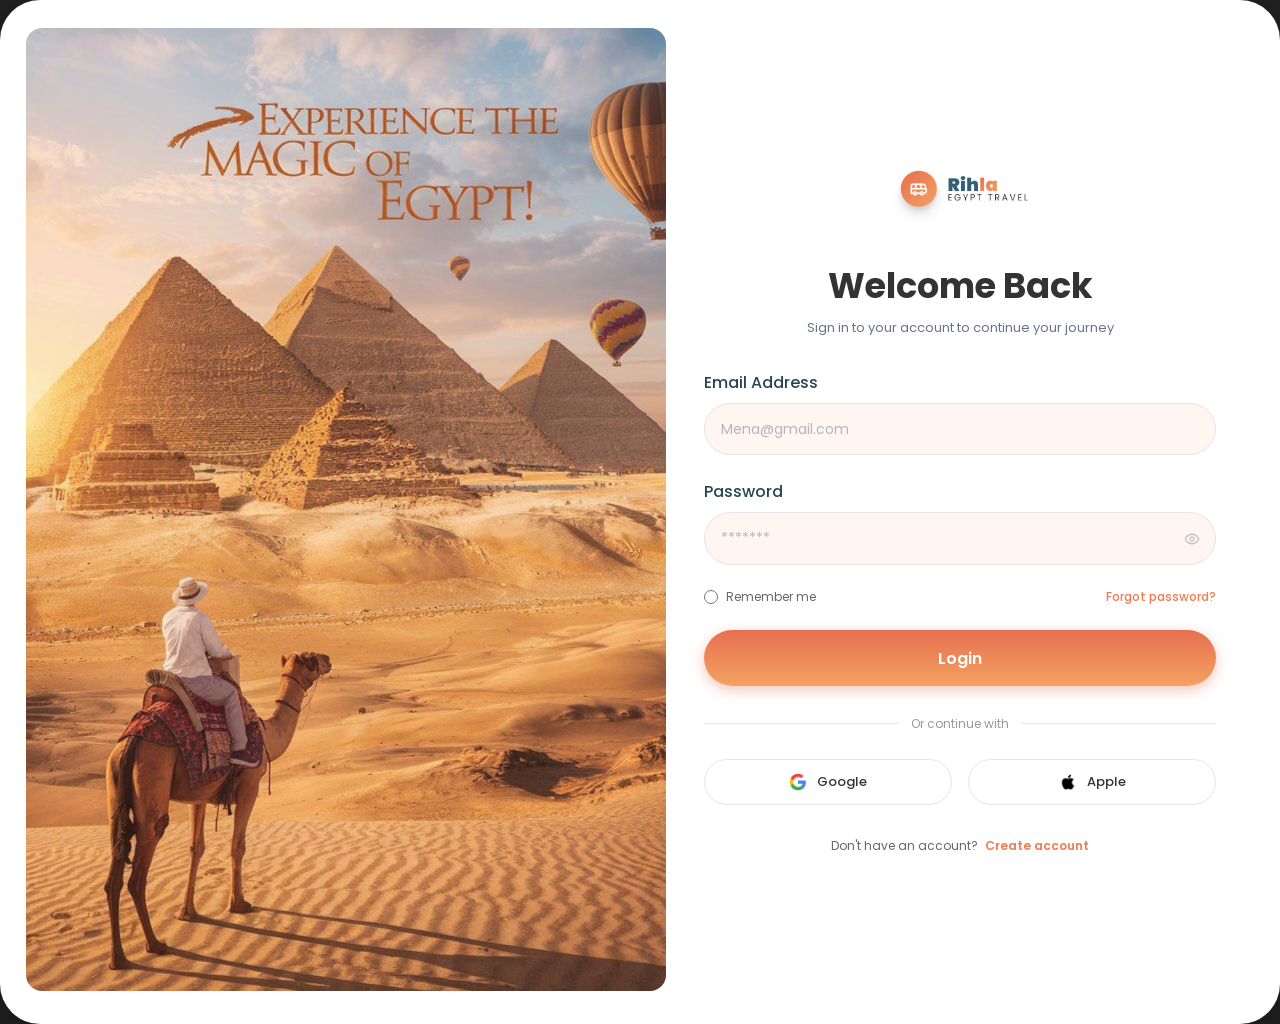
<file: index.html>
<!DOCTYPE html>
<html lang="en">
<head>
    <meta charset="UTF-8">
    <meta name="viewport" content="width=device-width, initial-scale=1.0">
    <title>login-page</title>
    
    <link rel="stylesheet" href="login.css">
    
    <link href="https://fonts.googleapis.com/css2?family=Poppins:wght@400;500;600;700&display=swap" rel="stylesheet">
</head>
<body>

    <main class="login-container">
        
        
        <section class="visual-section">
           
        </section>

        
        <section class="form-section">
            <div class="form-wrapper">
               
                <div class="brand-logo">
                    <img src="images/Logo.png" alt="Rihla Egypt Travel">
                </div>

                <header class="form-header">
                    <h1>Welcome Back</h1>
                    <p>Sign in to your account to continue your journey</p>
                </header>

                
                <form action="#" class="login-form">
                    
                    <div class="input-group">
                        <label for="email">Email Address</label>
                        <input type="email" id="email" placeholder="Mena@gmail.com">
                    </div>

                    <div class="input-group">
                        <label for="password">Password</label>
                        <div class="password-wrapper">
                            <input type="password" id="password" placeholder="*******">
                            
                            <span class="hide-password">
                                <img src="images/Icon.png" alt="Hide Password">
                            </span>
                        </div>
                    </div>

                    <div class="form-actions">
                        <label class="remember-me">
                            <input type="radio" name="remember">
                            
                            <span>Remember me</span>
                        </label>
                        <a href="/task .html/forgot.html" class="forgot-link">Forgot password?</a>
                    </div>

                    <button type="submit" class="submit-btn">Login</button>
                </form>

               
                <div class="divider">
                    <span>Or continue with</span>
                </div>

               
                <div class="social-login">
                    <button type="button" class="social-btn">
                        <img src="images/Icon (1).png" alt="Google">
                        Google
                    </button>
                    <button type="button" class="social-btn">
                        <img src="images/mdi_apple.png" alt="Apple">
                        Apple
                    </button>
                </div>

             
                <footer class="form-footer">
                    <p>Don't have an account? <a href="/task .html/signup.html">Create account</a></p>
                </footer>
                
            </div>
        </section>

    </main>

</body>
</html>
</file>
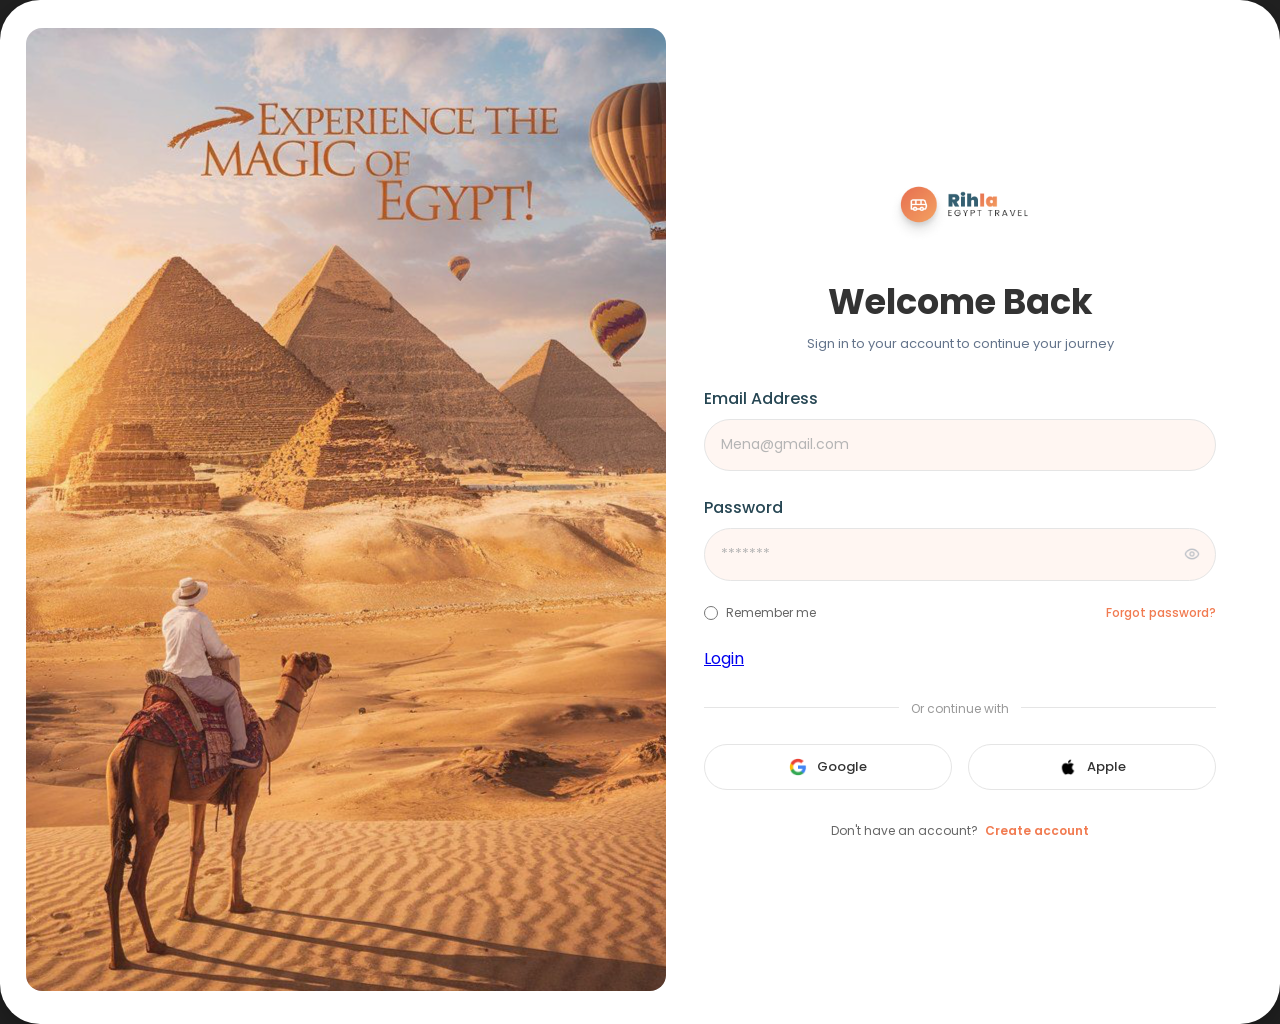
<file: semi-final project/index.html>
<!DOCTYPE html>
<html lang="en">
<head>
    <meta charset="UTF-8">
    <meta name="viewport" content="width=device-width, initial-scale=1.0">
    <title>login-page</title>
    
    <link rel="stylesheet" href="login.css">
    
    <link href="https://fonts.googleapis.com/css2?family=Poppins:wght@400;500;600;700&display=swap" rel="stylesheet">
</head>
<body>

    <main class="login-container">
        
        
        <section class="visual-section">
           
        </section>

        
        <section class="form-section">
            <div class="form-wrapper">
               
                <div class="brand-logo">
                    <img src="images/Logo.png" alt="Rihla Egypt Travel">
                </div>

                <header class="form-header">
                    <h1>Welcome Back</h1>
                    <p>Sign in to your account to continue your journey</p>
                </header>

                
                <form action="#" class="login-form">
                    
                    <div class="input-group">
                        <label for="email">Email Address</label>
                        <input type="email" id="email" placeholder="Mena@gmail.com">
                    </div>

                    <div class="input-group">
                        <label for="password">Password</label>
                        <div class="password-wrapper">
                            <input type="password" id="password" placeholder="*******">
                            
                            <span class="hide-password">
                                <img src="images/Icon.png" alt="Hide Password">
                            </span>
                        </div>
                    </div>

                    <div class="form-actions">
                        <label class="remember-me">
                            <input type="radio" name="remember">
                            
                            <span>Remember me</span>
                        </label>
                        <a href="/forgot.html" class="forgot-link">Forgot password?</a>
                    </div>

                 <a href="/home.html" class="btn-login">Login</a>
                </form>

               
                <div class="divider">
                    <span>Or continue with</span>
                </div>

               
                <div class="social-login">
                    <button type="button" class="social-btn">
                        <img src="images/Icon (1).png" alt="Google">
                        Google
                    </button>
                    <button type="button" class="social-btn">
                        <img src="images/mdi_apple.png" alt="Apple">
                        Apple
                    </button>
                </div>

             
                <footer class="form-footer">
                    <p>Don't have an account? <a href="/signup.html">Create account</a></p>
                </footer>
                
            </div>
        </section>

    </main>

</body>
</html>
</file>
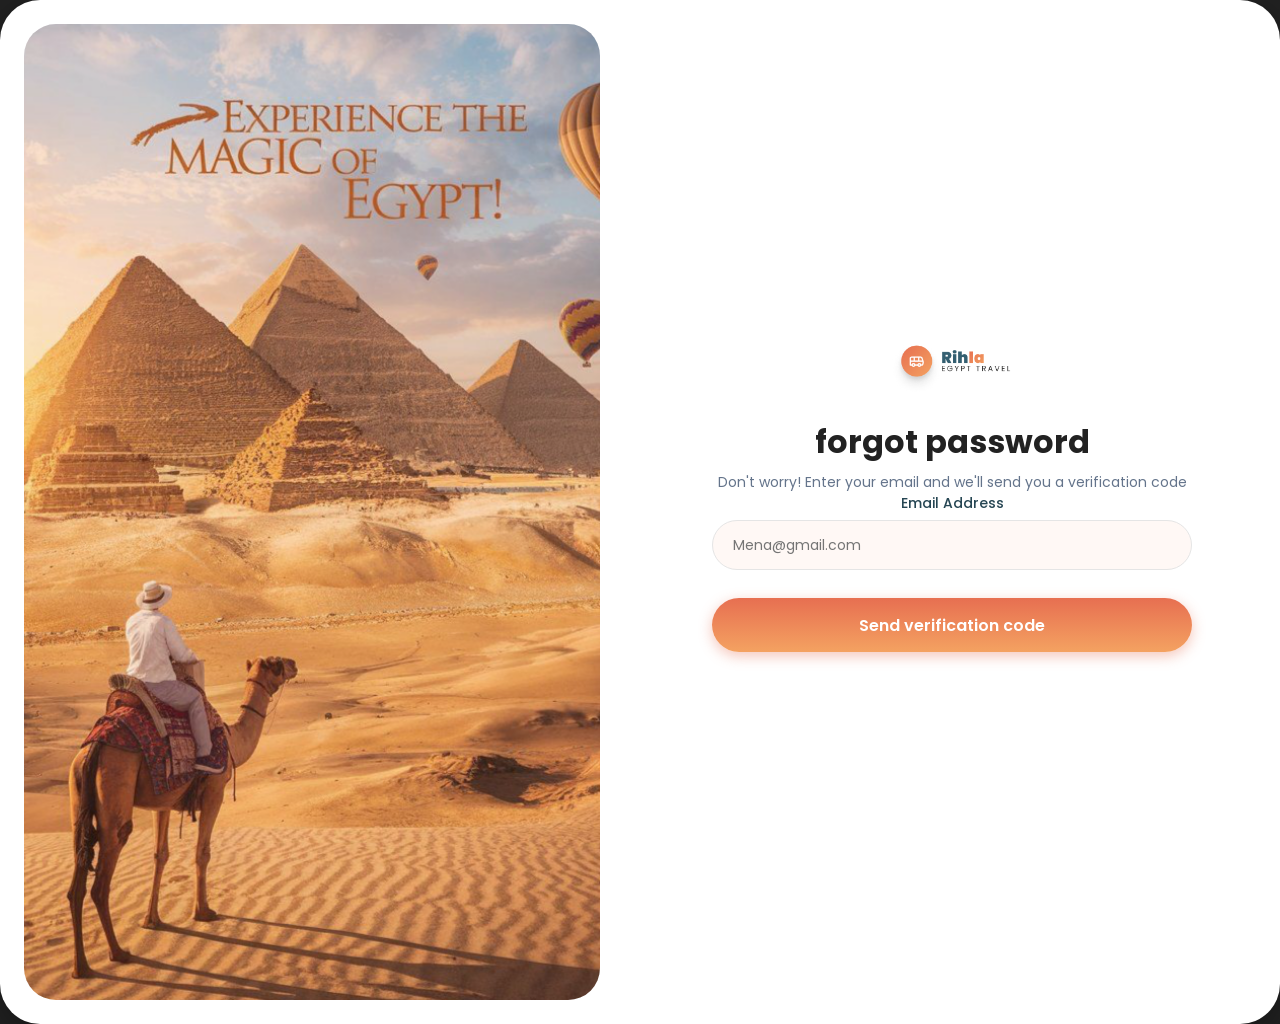
<file: forgot.html>
<!DOCTYPE html>
<html lang="en">
<head>
    <meta charset="UTF-8">
    <meta name="viewport" content="width=device-width, initial-scale=1.0">
    <title>forgot password</title>
      <link rel="stylesheet" href="/forgot.css">
    <link href="https://fonts.googleapis.com/css2?family=Poppins:wght@400;500;600;700&display=swap" rel="stylesheet">
</head>
<body>
      <main class="login-container">
       
        <section class="visual-section"></section>
        <section class="form-section">
            <div class="form-wrapper">
                
                <div class="brand-logo">
                    <img src="../images/Logo.png" alt="Rihla Egypt Travel">
                </div>

                <header class="form-header">
                    <h1>forgot password</h1>
                    <p>Don't worry! Enter your email and we'll send you a verification code</p>
                    <div class="input-group">
                        <label for="email">Email Address</label>
                        <input type="email" id="email" placeholder="Mena@gmail.com">
                    </div>
                    <button type="submit" class="submit-btn">Send verification code</button>
</body>
</html>
</file>
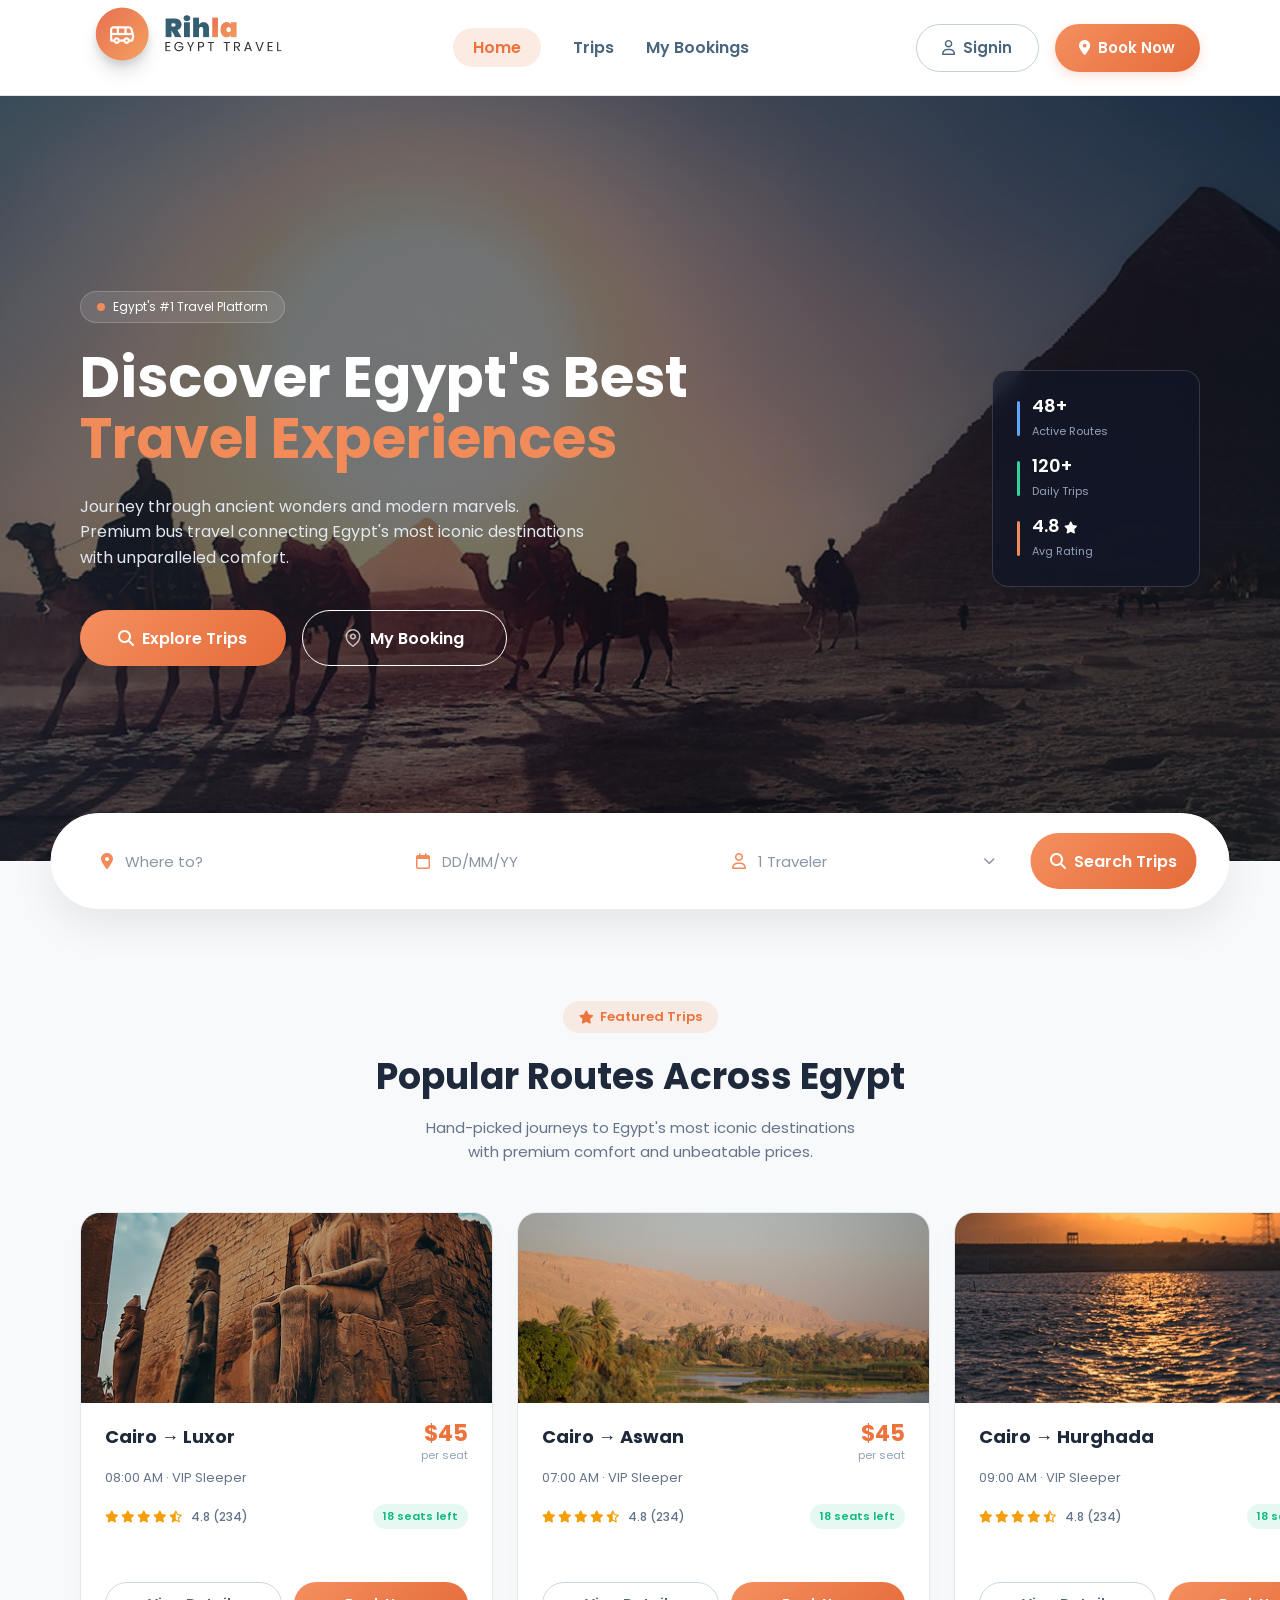
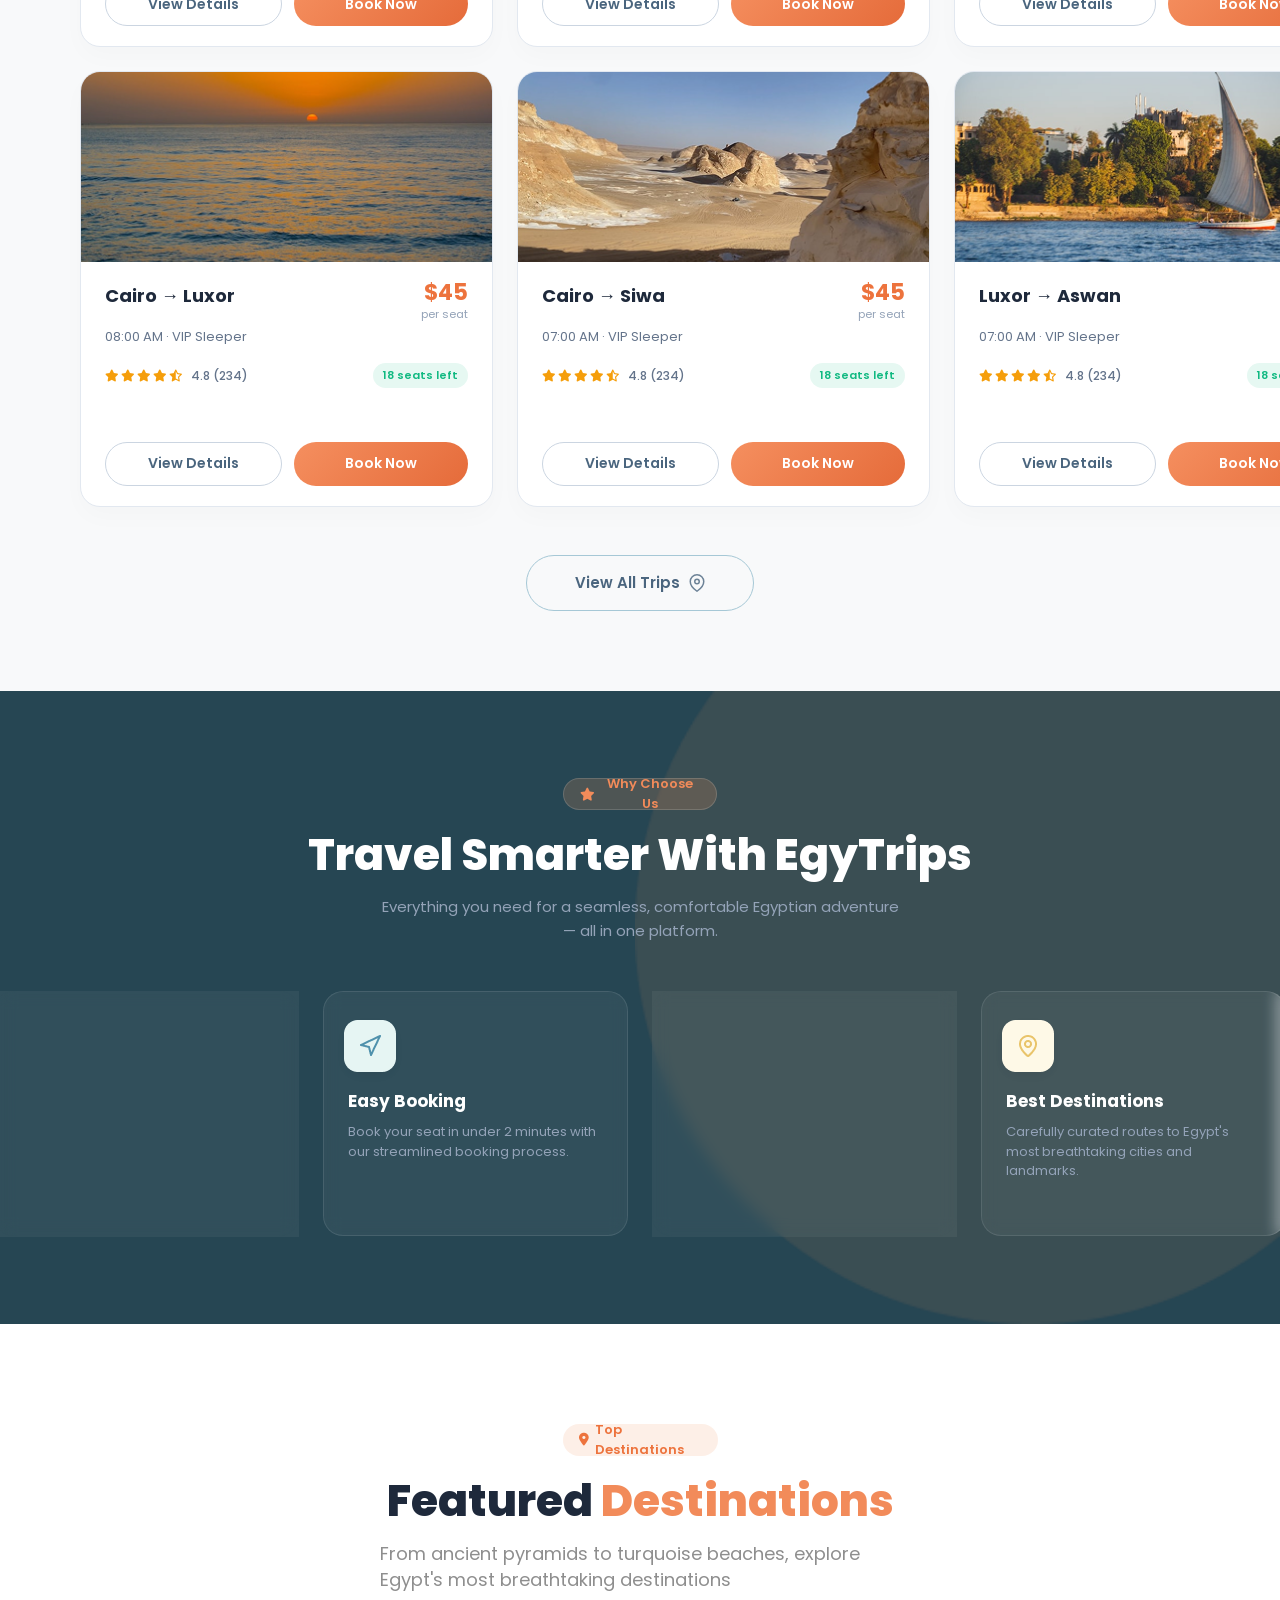
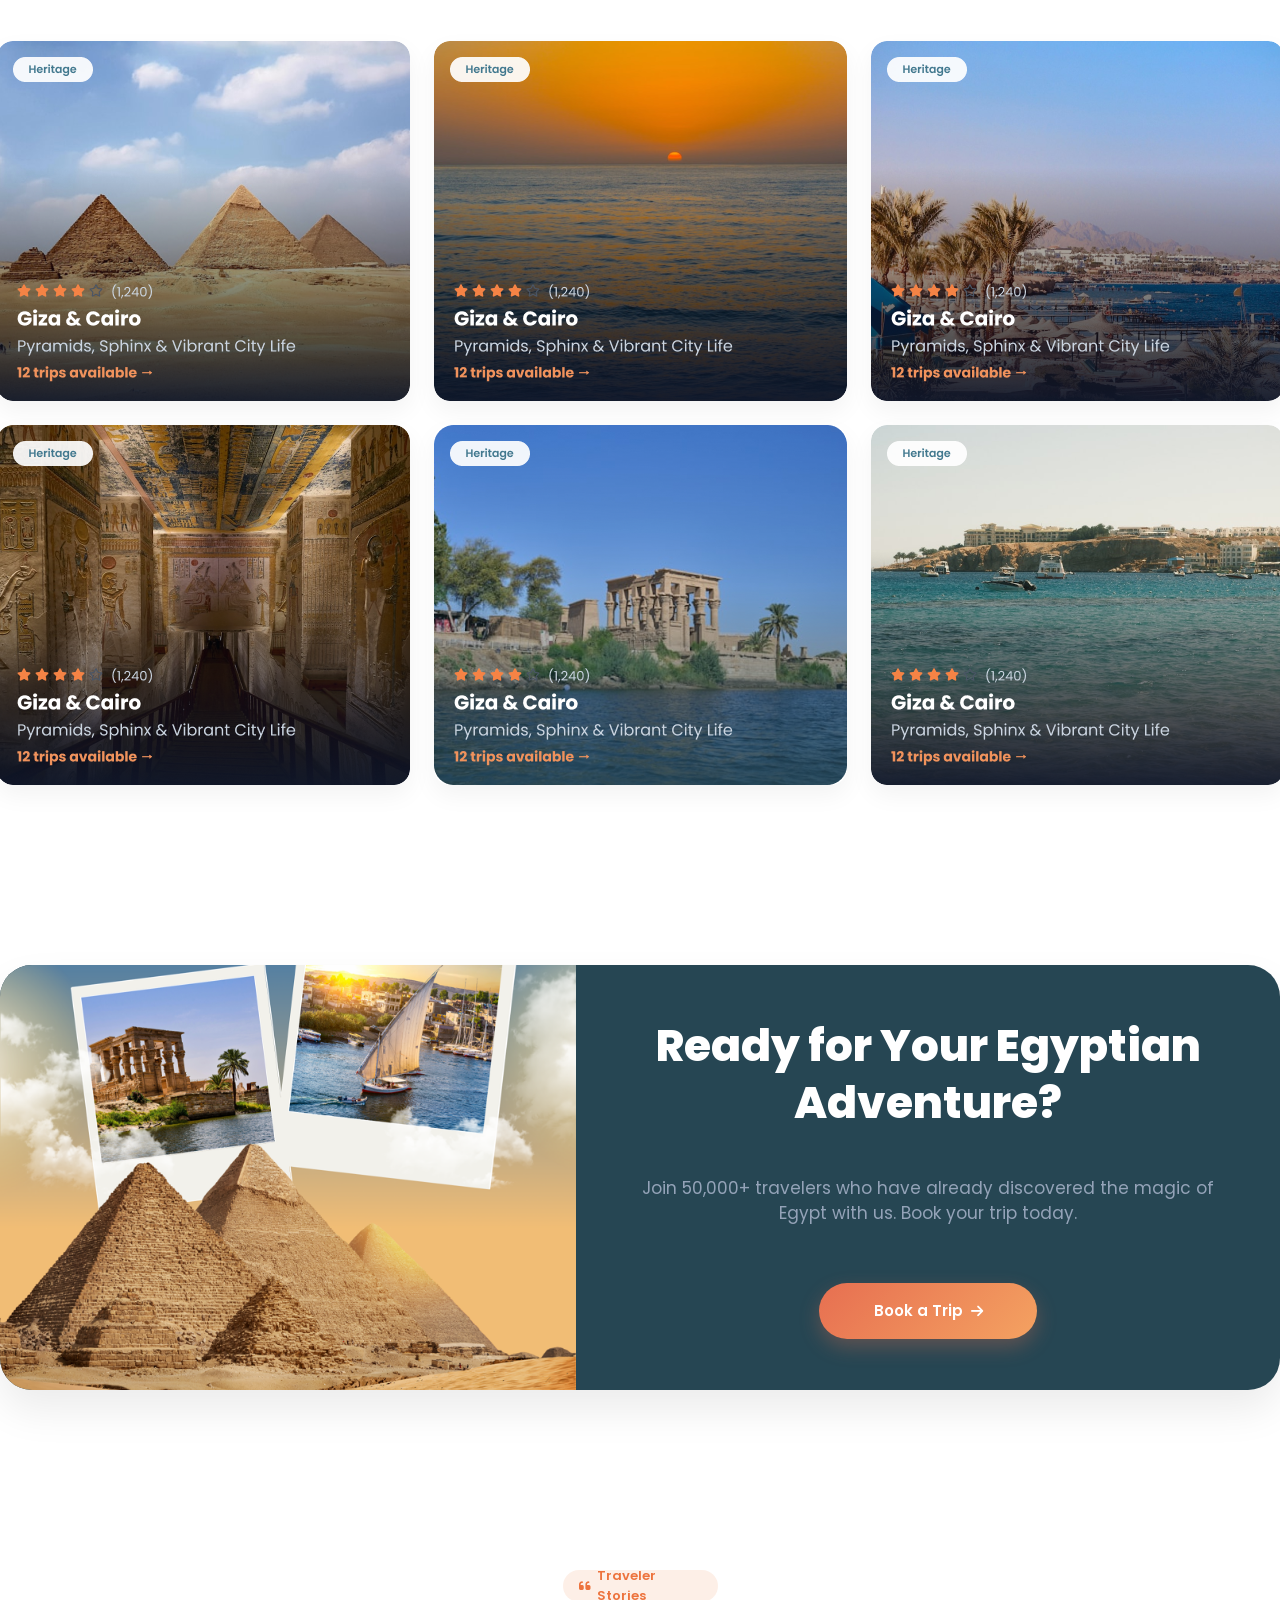
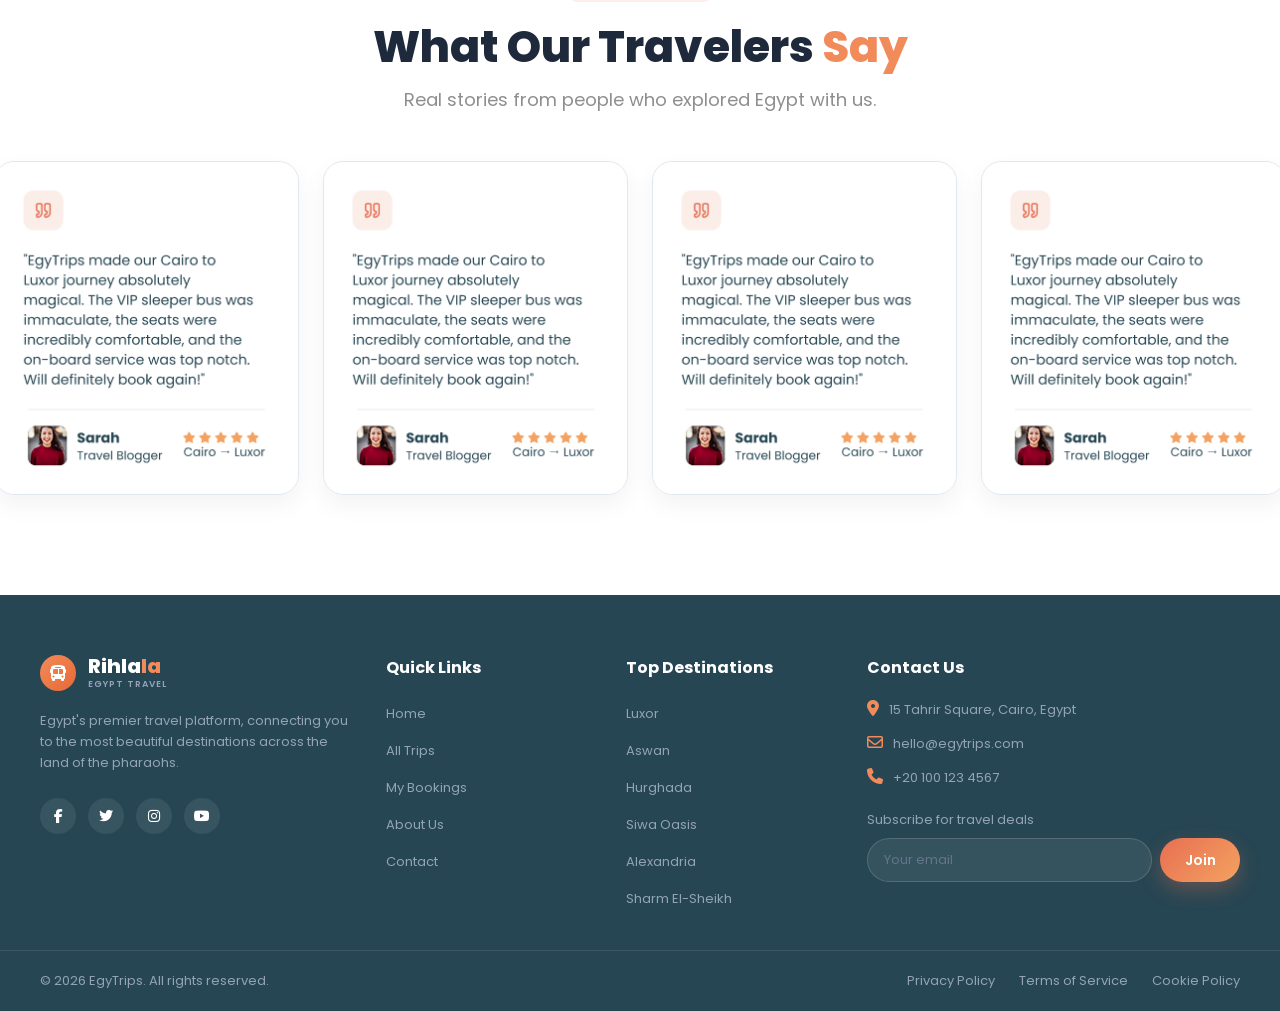
<file: home.html>
<!DOCTYPE html>
<html lang="en">
<head>
    <meta charset="UTF-8">
    <meta name="viewport" content="width=device-width, initial-scale=1.0">
    <title>home-page</title>
    <link rel="stylesheet" href="home.css">
    <link rel="preconnect" href="https://fonts.googleapis.com">
    <link rel="preconnect" href="https://fonts.gstatic.com" crossorigin>
    <link href="https://fonts.googleapis.com/css2?family=Poppins:wght@400;500;600;700;800&display=swap" rel="stylesheet">
    <link rel="stylesheet" href="https://cdnjs.cloudflare.com/ajax/libs/font-awesome/6.4.0/css/all.min.css">
</head>
<body>
    
    <nav class="top-nav">
        <div class="brand-logo">
            <img src="images/Logo.png" alt="logo">
        </div>
        <ul class="nav-menu">
            <li><a href="#" class="active">Home</a></li>
            <li><a href="#">Trips</a></li>
            <li><a href="#">My Bookings</a></li>
        </ul>
        <div class="nav-actions">
            <button class="btn-outline"><i class="fa-regular fa-user"></i> Signin</button>
            <button class="btn-primary"><i class="fa-solid fa-location-dot"></i> Book Now</button>
        </div>
    </nav>

    <section class="hero">
        <div class="hero-inner">
            <div class="hero-txt">
                <div class="badge-tag">
                    <span class="dot"></span> Egypt's #1 Travel Platform
                </div>
                <h1>Discover Egypt's Best <br><span class="txt-brand">Travel Experiences</span></h1>
                <p>Journey through ancient wonders and modern marvels.<br> Premium bus travel connecting Egypt's most iconic destinations <br> with unparalleled comfort.</p>
                <div class="hero-btns">
                    <button class="btn-explore"><i class="fa-solid fa-magnifying-glass"></i> Explore Trips</button>
                    <button class="btn-booking">
                        <svg xmlns="http://www.w3.org/2000/svg" width="18" height="18" viewBox="0 0 24 24" fill="none" stroke="#ffffff" stroke-width="2" stroke-linecap="round" stroke-linejoin="round" style="opacity: 0.7;">
                            <path d="M21 10c0 7-9 13-9 13s-9-6-9-13a9 9 0 0 1 18 0z"></path>
                            <circle cx="12" cy="10" r="3"></circle>
                        </svg>
                        My Booking
                    </button>
                </div>
            </div>

            <div class="stats-box">
                <div class="stat-row">
                    <div class="stat-line line-blue"></div>
                    <div class="stat-info"><h4>48+</h4><span>Active Routes</span></div>
                </div>
                <div class="stat-row">
                    <div class="stat-line line-green"></div>
                    <div class="stat-info"><h4>120+</h4><span>Daily Trips</span></div>
                </div>
                <div class="stat-row">
                    <div class="stat-line line-orange"></div>
                    <div class="stat-info"><h4>4.8 <i class="fa-solid fa-star" style="font-size: 12px;"></i></h4><span>Avg Rating</span></div>
                </div>
            </div>
        </div>

        <div class="search-bar">
            <div class="search-grp">
                <i class="fa-solid fa-location-dot txt-brand"></i>
                <input type="text" placeholder="Where to?">
            </div>
            <div class="search-grp">
                <i class="fa-regular fa-calendar txt-brand"></i>
                <input type="text" placeholder="DD/MM/YY">
            </div>
            <div class="search-grp">
                <i class="fa-regular fa-user txt-brand"></i>
                <input type="text" placeholder="1 Traveler" readonly>
                <i class="fa-solid fa-chevron-down txt-gray" style="margin-left: auto; font-size: 12px;"></i>
            </div>
            <button class="btn-search"><i class="fa-solid fa-magnifying-glass"></i> Search Trips</button>
        </div>
    </section>

    <section class="routes">
        <div class="container">
            <div class="sec-head">
                <div class="badge-tag-light"><i class="fa-solid fa-star"></i> Featured Trips</div>
                <h2>Popular Routes Across Egypt</h2>
                <p>Hand-picked journeys to Egypt's most iconic destinations<br>with premium comfort and unbeatable prices.</p>
            </div>

            <div class="grid-3">
                <div class="card">
                    <div class="card-img" style="background-image: url('images/Image (Cairo to Luxor).png');"></div>
                    <div class="card-body">
                        <div class="card-row align-top">
                            <h3>Cairo &rarr; Luxor</h3>
                            <div class="price-box"><span class="price">$45</span><span class="per-seat">per seat</span></div>
                        </div>
                        <div class="card-row"><p class="desc">08:00 AM &middot; VIP Sleeper</p></div>
                        <div class="card-meta">
                            <div class="rating"><i class="fa-solid fa-star"></i><i class="fa-solid fa-star"></i><i class="fa-solid fa-star"></i><i class="fa-solid fa-star"></i><i class="fa-regular fa-star-half-stroke"></i><span>4.8 (234)</span></div>
                            <div class="badge-green">18 seats left</div>
                        </div>
                        <div class="card-acts">
                            <button class="btn-view">View Details</button>
                            <button class="btn-book">Book Now</button>
                        </div>
                    </div>
                </div>

                <div class="card">
                    <div class="card-img" style="background-image: url('images/Container.png');"></div>
                    <div class="card-body">
                        <div class="card-row align-top">
                            <h3>Cairo &rarr; Aswan</h3>
                            <div class="price-box"><span class="price">$45</span><span class="per-seat">per seat</span></div>
                        </div>
                        <div class="card-row"><p class="desc">07:00 AM &middot; VIP Sleeper</p></div>
                        <div class="card-meta">
                            <div class="rating"><i class="fa-solid fa-star"></i><i class="fa-solid fa-star"></i><i class="fa-solid fa-star"></i><i class="fa-solid fa-star"></i><i class="fa-regular fa-star-half-stroke"></i><span>4.8 (234)</span></div>
                            <div class="badge-green">18 seats left</div>
                        </div>
                        <div class="card-acts">
                            <button class="btn-view">View Details</button>
                            <button class="btn-book">Book Now</button>
                        </div>
                    </div>
                </div>

                <div class="card">
                    <div class="card-img" style="background-image: url('images/Container (1).png');"></div>
                    <div class="card-body">
                        <div class="card-row align-top">
                            <h3>Cairo &rarr; Hurghada</h3>
                            <div class="price-box"><span class="price">$45</span><span class="per-seat">per seat</span></div>
                        </div>
                        <div class="card-row"><p class="desc">09:00 AM &middot; VIP Sleeper</p></div>
                        <div class="card-meta">
                            <div class="rating"><i class="fa-solid fa-star"></i><i class="fa-solid fa-star"></i><i class="fa-solid fa-star"></i><i class="fa-solid fa-star"></i><i class="fa-regular fa-star-half-stroke"></i><span>4.8 (234)</span></div>
                            <div class="badge-green">18 seats left</div>
                        </div>
                        <div class="card-acts">
                            <button class="btn-view">View Details</button>
                            <button class="btn-book">Book Now</button>
                        </div>
                    </div>
                </div>

                <div class="card">
                    <div class="card-img" style="background-image: url('images/Container (2).png');"></div>
                    <div class="card-body">
                        <div class="card-row align-top">
                            <h3>Cairo &rarr; Luxor</h3>
                            <div class="price-box"><span class="price">$45</span><span class="per-seat">per seat</span></div>
                        </div>
                        <div class="card-row"><p class="desc">08:00 AM &middot; VIP Sleeper</p></div>
                        <div class="card-meta">
                            <div class="rating"><i class="fa-solid fa-star"></i><i class="fa-solid fa-star"></i><i class="fa-solid fa-star"></i><i class="fa-solid fa-star"></i><i class="fa-regular fa-star-half-stroke"></i><span>4.8 (234)</span></div>
                            <div class="badge-green">18 seats left</div>
                        </div>
                        <div class="card-acts">
                            <button class="btn-view">View Details</button>
                            <button class="btn-book">Book Now</button>
                        </div>
                    </div>
                </div>

                <div class="card">
                    <div class="card-img" style="background-image: url('images/Container (3).png');"></div>
                    <div class="card-body">
                        <div class="card-row align-top">
                            <h3>Cairo &rarr; Siwa</h3>
                            <div class="price-box"><span class="price">$45</span><span class="per-seat">per seat</span></div>
                        </div>
                        <div class="card-row"><p class="desc">07:00 AM &middot; VIP Sleeper</p></div>
                        <div class="card-meta">
                            <div class="rating"><i class="fa-solid fa-star"></i><i class="fa-solid fa-star"></i><i class="fa-solid fa-star"></i><i class="fa-solid fa-star"></i><i class="fa-regular fa-star-half-stroke"></i><span>4.8 (234)</span></div>
                            <div class="badge-green">18 seats left</div>
                        </div>
                        <div class="card-acts">
                            <button class="btn-view">View Details</button>
                            <button class="btn-book">Book Now</button>
                        </div>
                    </div>
                </div>

                <div class="card">
                    <div class="card-img" style="background-image: url('images/Container (4).png');"></div>
                    <div class="card-body">
                        <div class="card-row align-top">
                            <h3>Luxor &rarr; Aswan</h3>
                            <div class="price-box"><span class="price">$45</span><span class="per-seat">per seat</span></div>
                        </div>
                        <div class="card-row"><p class="desc">07:00 AM &middot; VIP Sleeper</p></div>
                        <div class="card-meta">
                            <div class="rating"><i class="fa-solid fa-star"></i><i class="fa-solid fa-star"></i><i class="fa-solid fa-star"></i><i class="fa-solid fa-star"></i><i class="fa-regular fa-star-half-stroke"></i><span>4.8 (234)</span></div>
                            <div class="badge-green">18 seats left</div>
                        </div>
                        <div class="card-acts">
                            <button class="btn-view">View Details</button>
                            <button class="btn-book">Book Now</button>
                        </div>
                    </div>
                </div>
            </div>

            <div class="acts-center">
                <button class="btn-view-all">
                    <span>View All Trips</span>
                    <svg xmlns="http://www.w3.org/2000/svg" width="18" height="18" viewBox="0 0 24 24" fill="none" stroke="#4a657e" stroke-width="2" stroke-linecap="round" stroke-linejoin="round" class="icon-sm"><path d="M21 10c0 7-9 13-9 13s-9-6-9-13a9 9 0 0 1 18 0z"></path><circle cx="12" cy="10" r="3"></circle></svg>
                </button>
            </div>
        </div>
    </section>

    <section class="features">
        <div class="container-mid">
            <div class="badge-tag-dark"><i class="fa-solid fa-star"></i> Why Choose Us</div>
            <h2 class="title-light">Travel Smarter With EgyTrips</h2>
            <p class="desc-light">Everything you need for a seamless, comfortable Egyptian adventure — all in one platform.</p>
            
            <div class="grid-4">
                <div class="feat-card">
                    <div class="feat-icon"><img src="images/bus.png" alt="icon"></div>
                    <h3>Comfortable Buses</h3>
                    <p>VIP sleeper seats, climate control, and spacious legroom for every journey.</p>
                </div>
                <div class="feat-card">
                    <div class="feat-icon"><img src="images/loc.png" alt="icon"></div>
                    <h3>Easy Booking</h3>
                    <p>Book your seat in under 2 minutes with our streamlined booking process.</p>
                </div>
                <div class="feat-card">
                    <div class="feat-icon"><img src="images/secure.png" alt="icon"></div>
                    <h3>Secure Payments</h3>
                    <p>Bank-grade security protects every transaction. Your data is always safe.</p>
                </div>
                <div class="feat-card">
                    <div class="feat-icon"><img src="images/desti.png" alt="icon"></div>
                    <h3>Best Destinations</h3>
                    <p>Carefully curated routes to Egypt's most breathtaking cities and landmarks.</p>
                </div>
            </div>
        </div>
    </section>

    <section class="destinations">
        <div class="container">
            <div class="badge-tag-light"><i class="fa-solid fa-location-dot"></i> Top Destinations</div>
            <h2 class="title-dark">Featured <span class="txt-brand">Destinations</span></h2>
            <p class="desc-dark">From ancient pyramids to turquoise beaches, explore Egypt's most breathtaking destinations</p>
            
            <div class="grid-3">
                <div class="img-box sz-dest"><img src="images/Card.png" alt="Dest"></div>
                <div class="img-box sz-dest"><img src="images/Card (1).png" alt="Dest"></div>
                <div class="img-box sz-dest"><img src="images/Card (2).png" alt="Dest"></div>
                <div class="img-box sz-dest"><img src="images/Card (3).png" alt="Dest"></div>
                <div class="img-box sz-dest"><img src="images/Card (4).png" alt="Dest"></div>
                <div class="img-box sz-dest"><img src="images/Card (5).png" alt="Dest"></div>
            </div>
        </div>
    </section>

    <section class="cta">
        <div class="cta-box">
            <div class="cta-img"><img src="images/picture.png" alt="Adventure"></div>
            <div class="cta-txt">
                <h2>Ready for Your Egyptian Adventure?</h2>
                <p>Join 50,000+ travelers who have already discovered the magic of Egypt with us. Book your trip today.</p>
                <a href="#" class="btn-grad"><span>Book a Trip</span> <i class="fa-solid fa-arrow-right"></i></a>
            </div>
        </div>
    </section>

    <section class="stories">
        <div class="container">
            <div class="badge-tag-light"><i class="fa-solid fa-quote-left"></i> Traveler Stories</div>
            <h2 class="title-dark">What Our Travelers <span class="txt-brand">Say</span></h2>
            <p class="desc-dark">Real stories from people who explored Egypt with us.</p>
            
            <div class="grid-4">
                <div class="img-box sz-story"><img src="images/photo.png" alt="Story"></div>
                <div class="img-box sz-story"><img src="images/photo.png" alt="Story"></div>
                <div class="img-box sz-story"><img src="images/photo.png" alt="Story"></div>
                <div class="img-box sz-story"><img src="images/photo.png" alt="Story"></div>
            </div>
        </div>
    </section>

    <footer class="site-footer">
        <div class="ft-grid">
            <div class="ft-col">
                <div class="ft-brand">
                    <div class="logo-circle"><i class="fa-solid fa-bus"></i></div>
                    <div class="logo-txt"><span class="txt-b">Rihla</span><span class="txt-s">EGYPT TRAVEL</span></div>
                </div>
                <p class="ft-desc">Egypt's premier travel platform, connecting you to the most beautiful destinations across the land of the pharaohs.</p>
                <div class="socials">
                    <a href="#"><i class="fa-brands fa-facebook-f"></i></a>
                    <a href="#"><i class="fa-brands fa-twitter"></i></a>
                    <a href="#"><i class="fa-brands fa-instagram"></i></a>
                    <a href="#"><i class="fa-brands fa-youtube"></i></a>
                </div>
            </div>
            <div class="ft-col">
                <h4>Quick Links</h4>
                <ul>
                    <li><a href="#">Home</a></li>
                    <li><a href="#">All Trips</a></li>
                    <li><a href="#">My Bookings</a></li>
                    <li><a href="#">About Us</a></li>
                    <li><a href="#">Contact</a></li>
                </ul>
            </div>
            <div class="ft-col">
                <h4>Top Destinations</h4>
                <ul>
                    <li><a href="#">Luxor</a></li>
                    <li><a href="#">Aswan</a></li>
                    <li><a href="#">Hurghada</a></li>
                    <li><a href="#">Siwa Oasis</a></li>
                    <li><a href="#">Alexandria</a></li>
                    <li><a href="#">Sharm El-Sheikh</a></li>
                </ul>
            </div>
            <div class="ft-col">
                <h4>Contact Us</h4>
                <ul class="contacts">
                    <li><i class="fa-solid fa-location-dot txt-brand"></i><span>15 Tahrir Square, Cairo, Egypt</span></li>
                    <li><i class="fa-regular fa-envelope txt-brand"></i><span>hello@egytrips.com</span></li>
                    <li><i class="fa-solid fa-phone txt-brand"></i><span>+20 100 123 4567</span></li>
                </ul>
                <div class="newsletter">
                    <label>Subscribe for travel deals</label>
                    <div class="news-form">
                        <input type="email" placeholder="Your email">
                        <button class="btn-grad sm-btn">Join</button>
                    </div>
                </div>
            </div>
        </div>
        <div class="ft-bottom">
            <div class="ft-btm-inner">
                <p>&copy; 2026 EgyTrips. All rights reserved.</p>
                <div class="policies">
                    <a href="#">Privacy Policy</a>
                    <a href="#">Terms of Service</a>
                    <a href="#">Cookie Policy</a>
                </div>
            </div>
        </div>
    </footer>

</body>
</html>
</file>
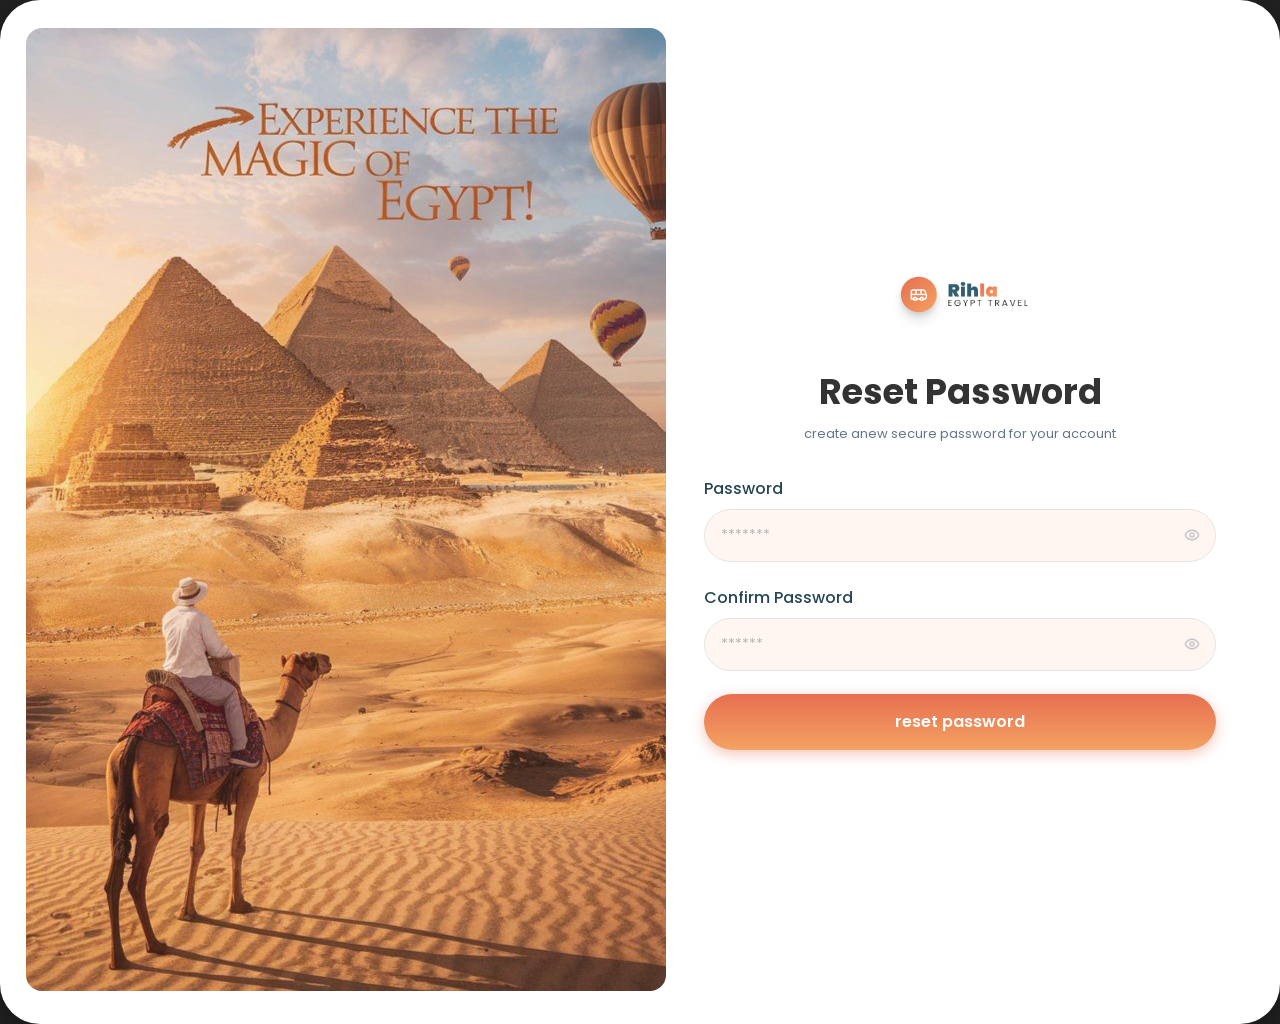
<file: reset.html>
<!DOCTYPE html>
<html lang="en">
<head>
    <meta charset="UTF-8">
    <meta name="viewport" content="width=device-width, initial-scale=1.0">
    <title>rest password</title>
    
    <link rel="stylesheet" href="reset.css">
    
    <link href="https://fonts.googleapis.com/css2?family=Poppins:wght@400;500;600;700&display=swap" rel="stylesheet">
</head>
<body>

    <main class="login-container">
        
        
        <section class="visual-section">
           
        </section>

        
        <section class="form-section">
            <div class="form-wrapper">
               
                <div class="brand-logo">
                    <img src="../images/Logo.png" alt="Rihla Egypt Travel">
                </div>

                <header class="form-header">
                    <h1>Reset Password</h1>
                    <p>create anew secure password for your account</p>
                </header>

                    <div class="input-group">
                        <label for="password">Password</label>
                        <div class="password-wrapper">
                            <input type="password" id="password" placeholder="*******">
                            
                            <span class="hide-password">
                                <img src="../images/Icon.png" alt="Hide Password">
                            </span>
                        </div>
                    </div>
 <div class="input-group">
                        <label for="confirm-password">Confirm Password</label>
                        <div class="password-wrapper">
                            <input type="password" id="confirm-password" placeholder="******">
                            <span class="hide-password">
                                <img src="../images/Icon.png" alt="hide-password ">
                            </span>
                        </div>
                    </div>
                    <button type="submit" class="reset-password">reset password</button>

</body>
</html>
</file>
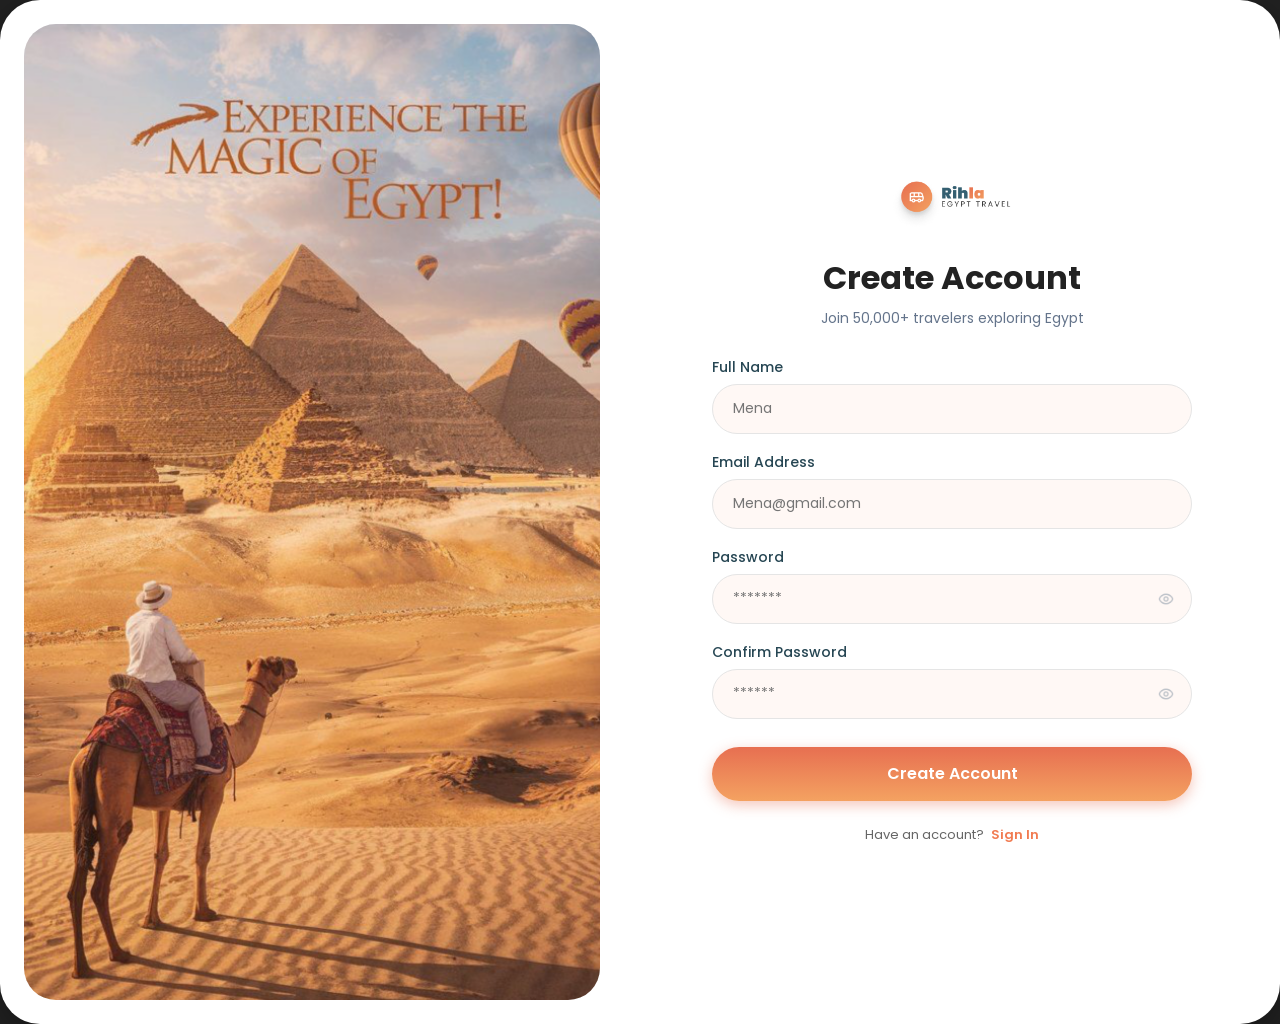
<file: signup.html>
<!DOCTYPE html>
<html lang="en">
<head>
    <meta charset="UTF-8">
    <meta name="viewport" content="width=device-width, initial-scale=1.0">
    <title>sign up</title>
    <link rel="stylesheet" href="signup.css">
    <link href="https://fonts.googleapis.com/css2?family=Poppins:wght@400;500;600;700&display=swap" rel="stylesheet">
</head>
<body>

    <main class="login-container">
       
        <section class="visual-section"></section>
        <section class="form-section">
            <div class="form-wrapper">
                
                <div class="brand-logo">
                    <img src="../images/Logo.png" alt="Rihla Egypt Travel">
                </div>

                <header class="form-header">
                    <h1>Create Account</h1>
                    <p>Join 50,000+ travelers exploring Egypt</p>
                </header>

                <form action="" class="login-form">
                    
                    <div class="input-group">
                        <label for="fullname">Full Name</label>
                        <input type="text" id="fullname" placeholder="Mena">
                    </div>

                    <div class="input-group">
                        <label for="email">Email Address</label>
                        <input type="email" id="email" placeholder="Mena@gmail.com">
                    </div>

                    <div class="input-group">
                    <label for="password">Password</label>
                     <div class="password-wrapper">
                    <input type="password" id="password" placeholder="*******">
                    <span class="hide-password">
                     <img src="../images/Icon.png" alt=" Password">
                    </span>
                     </div>
                    </div>

                    <div class="input-group">
                        <label for="confirm-password">Confirm Password</label>
                        <div class="password-wrapper">
                            <input type="password" id="confirm-password" placeholder="******">
                            <span class="hide-password">
                                <img src="../images/Icon.png" alt="hide-password ">
                            </span>
                        </div>
                    </div>

                    <button type="submit" class="submit-btn">Create Account</button>
                </form>

                <footer class="form-footer">
                    <p>Have an account? <a href="/task .html/login.html">Sign In</a></p>
                </footer>

            </div>
        </section>

    </main>

</body>
</html>
</file>
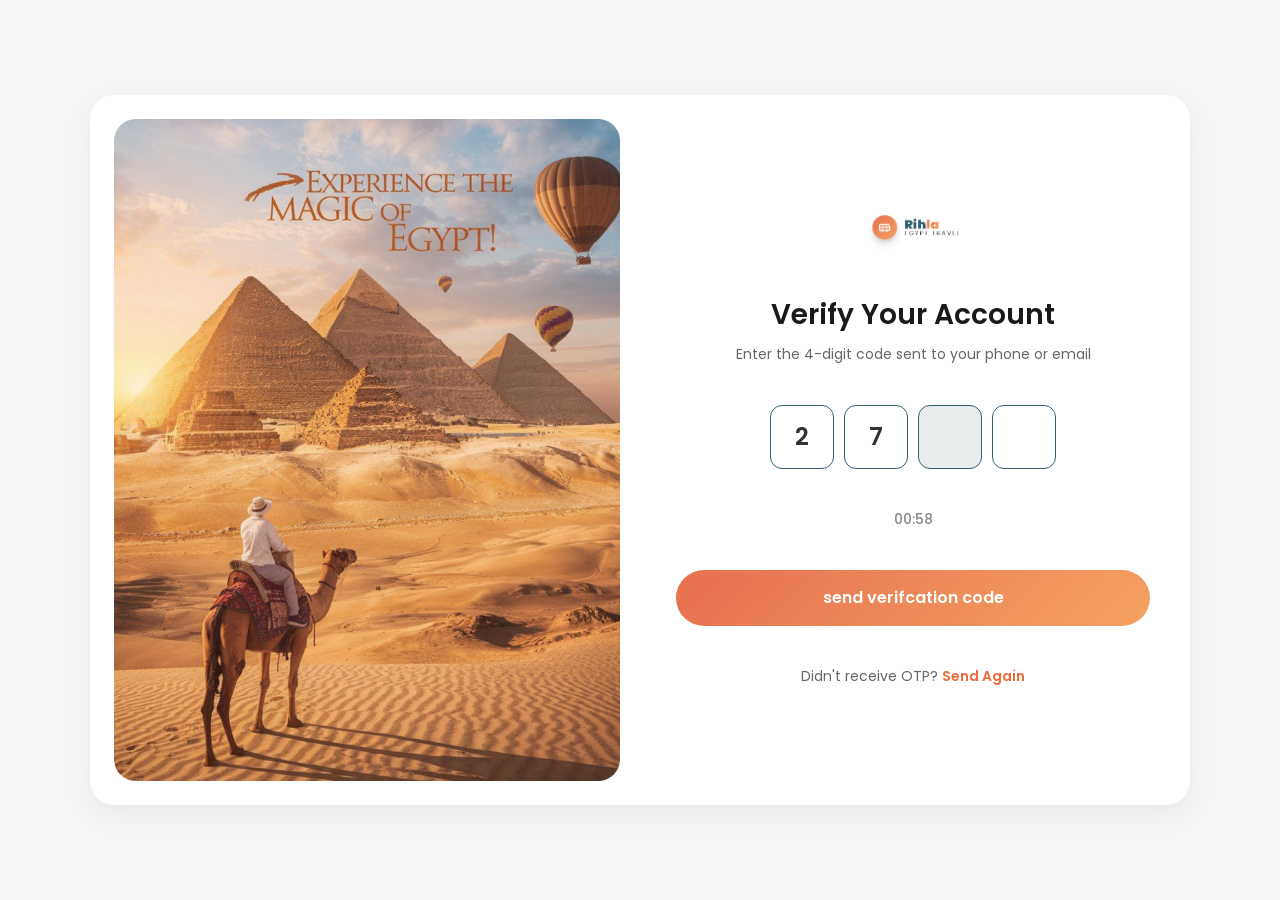
<file: verify.html>
<!DOCTYPE html>
<html lang="en">
<head>
    <meta charset="UTF-8">
    <meta name="viewport" content="width=device-width, initial-scale=1.0">
    <title>Booking Website - Verify Account</title>
    <link rel="stylesheet" href="verify.css">
    <link href="https://fonts.googleapis.com/css2?family=Poppins:wght@400;500;600;700&display=swap" rel="stylesheet">
</head>
<body>

    <div class="main-wrapper">
        
        <div class="image-section">
            <img src="images/Mask group.png" alt="photo">
        </div>

        <div class="form-section">
            <div class="verify-container">
                
                <div class="logo">
                    <img src="images/Logo.png" alt="Rihla Egypt Travel">
                </div>

                <div class="header-text">
                    <h1>Verify Your Account</h1>
                    <p>Enter the 4-digit code sent to your phone or email</p>
                </div>

                <div class="otp-group">
                    <input type="text" maxlength="1" value="2">
                    <input type="text" maxlength="1" value="7">
                    <input type="text" maxlength="1">
                    <input type="text" maxlength="1">
                </div>

                <div class="timer">
                    <span>00:58</span>
                </div>

                <button class="verify-btn">send verifcation code</button>

                <div class="resend-link">
                    <p>Didn't receive OTP? <a href="#">Send Again</a></p>
                </div>

            </div>
        </div>

    </div>

</body>
</html>
</file>
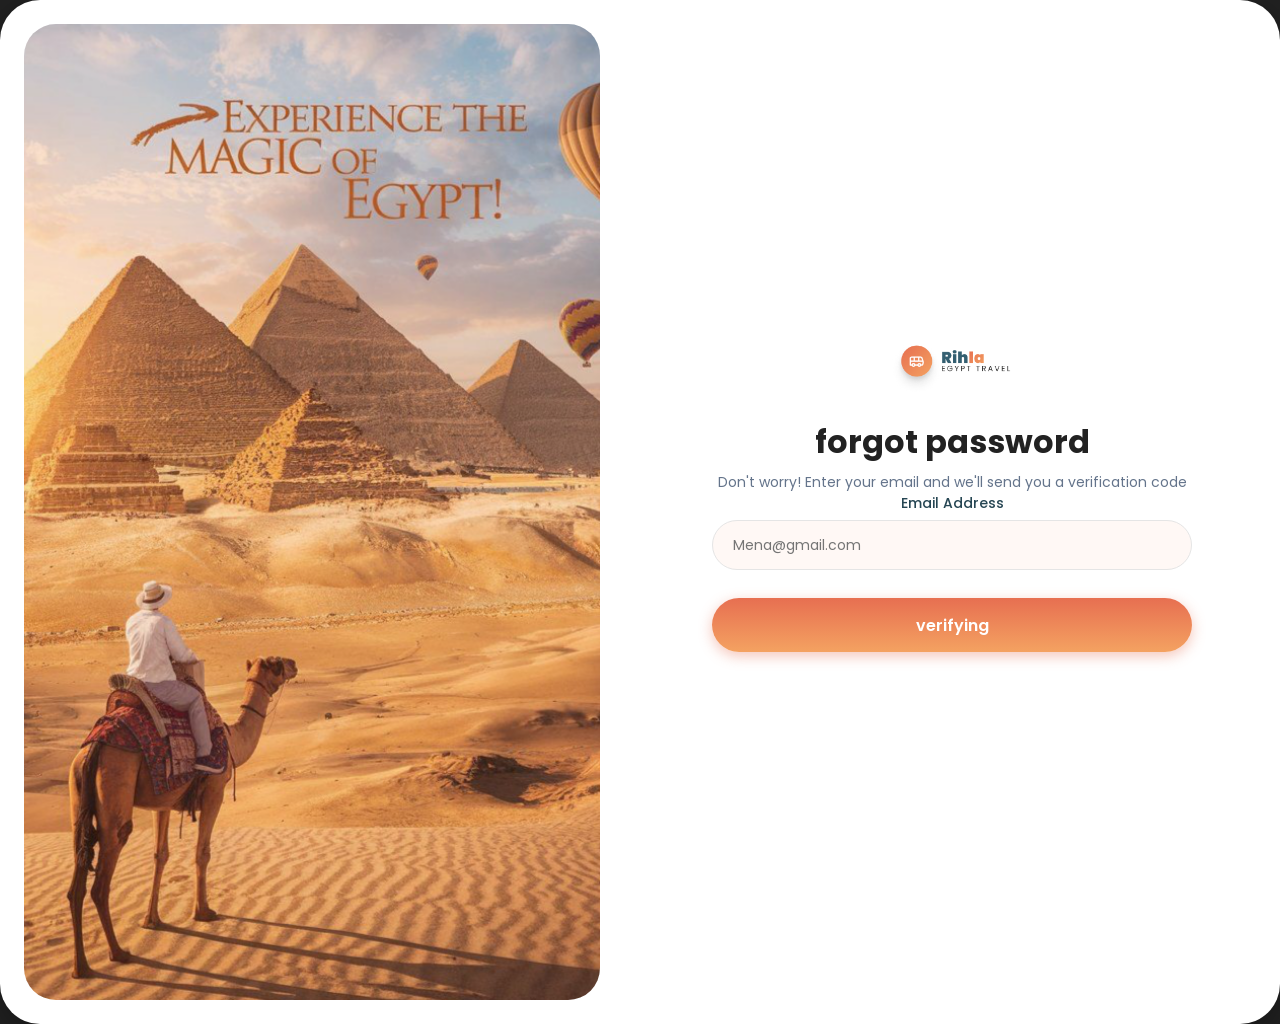
<file: semi-final project/forgot.html>
<!DOCTYPE html>
<html lang="en">
<head>
    <meta charset="UTF-8">
    <meta name="viewport" content="width=device-width, initial-scale=1.0">
    <title>forgot password</title>
      <link rel="stylesheet" href="/forgot.css">
    <link href="https://fonts.googleapis.com/css2?family=Poppins:wght@400;500;600;700&display=swap" rel="stylesheet">
</head>
<body>
      <main class="login-container">
       
        <section class="visual-section"></section>
        <section class="form-section">
            <div class="form-wrapper">
                
                <div class="brand-logo">
                    <img src="../images/Logo.png" alt="Rihla Egypt Travel">
                </div>

                <header class="form-header">
                    <h1>forgot password</h1>
                    <p>Don't worry! Enter your email and we'll send you a verification code</p>
                    <div class="input-group">
                        <label for="email">Email Address</label>
                        <input type="email" id="email" placeholder="Mena@gmail.com">
                    </div>
                    <button type="submit" class="submit-btn">verifying
                        <a href="index.html"></a></button>
</body>
</html>
</file>
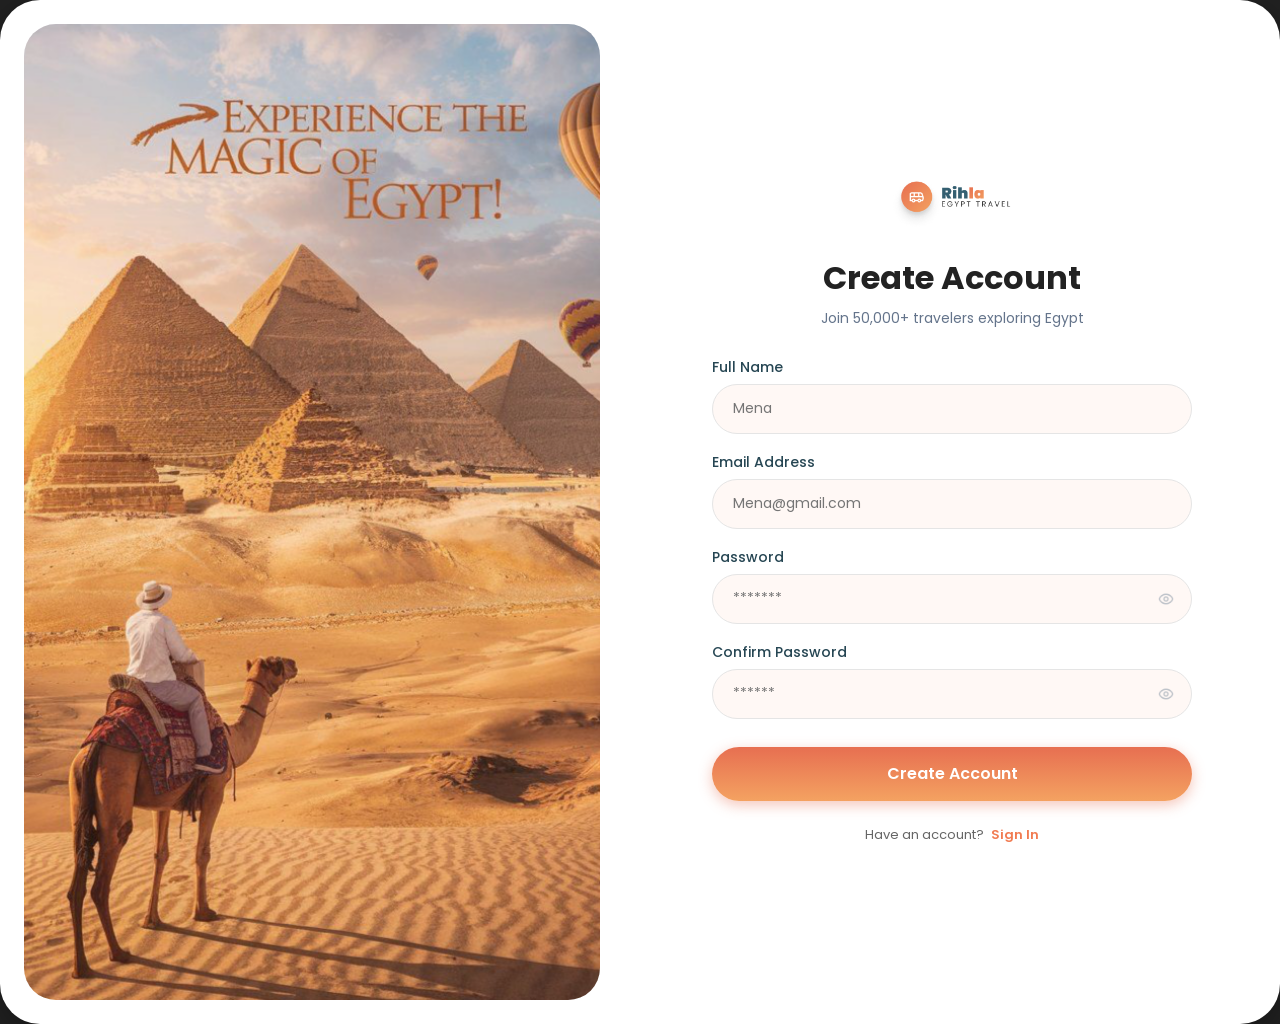
<file: semi-final project/signup.html>
<!DOCTYPE html>
<html lang="en">
<head>
    <meta charset="UTF-8">
    <meta name="viewport" content="width=device-width, initial-scale=1.0">
    <title>sign up</title>
    <link rel="stylesheet" href="signup.css">
    <link href="https://fonts.googleapis.com/css2?family=Poppins:wght@400;500;600;700&display=swap" rel="stylesheet">
</head>
<body>

    <main class="login-container">
       
        <section class="visual-section"></section>
        <section class="form-section">
            <div class="form-wrapper">
                
                <div class="brand-logo">
                    <img src="../images/Logo.png" alt="Rihla Egypt Travel">
                </div>

                <header class="form-header">
                    <h1>Create Account</h1>
                    <p>Join 50,000+ travelers exploring Egypt</p>
                </header>

                <form action="" class="login-form">
                    
                    <div class="input-group">
                        <label for="fullname">Full Name</label>
                        <input type="text" id="fullname" placeholder="Mena">
                    </div>

                    <div class="input-group">
                        <label for="email">Email Address</label>
                        <input type="email" id="email" placeholder="Mena@gmail.com">
                    </div>

                    <div class="input-group">
                    <label for="password">Password</label>
                     <div class="password-wrapper">
                    <input type="password" id="password" placeholder="*******">
                    <span class="hide-password">
                     <img src="../images/Icon.png" alt=" Password">
                    </span>
                     </div>
                    </div>

                    <div class="input-group">
                        <label for="confirm-password">Confirm Password</label>
                        <div class="password-wrapper">
                            <input type="password" id="confirm-password" placeholder="******">
                            <span class="hide-password">
                                <img src="../images/Icon.png" alt="hide-password ">
                            </span>
                        </div>
                    </div>

                    <button type="submit" class="submit-btn">Create Account</button>
                </form>

                <footer class="form-footer">
                    <p>Have an account? <a href="/index.html">Sign In</a></p>
                </footer>

            </div>
        </section>

    </main>

</body>
</html>
</file>
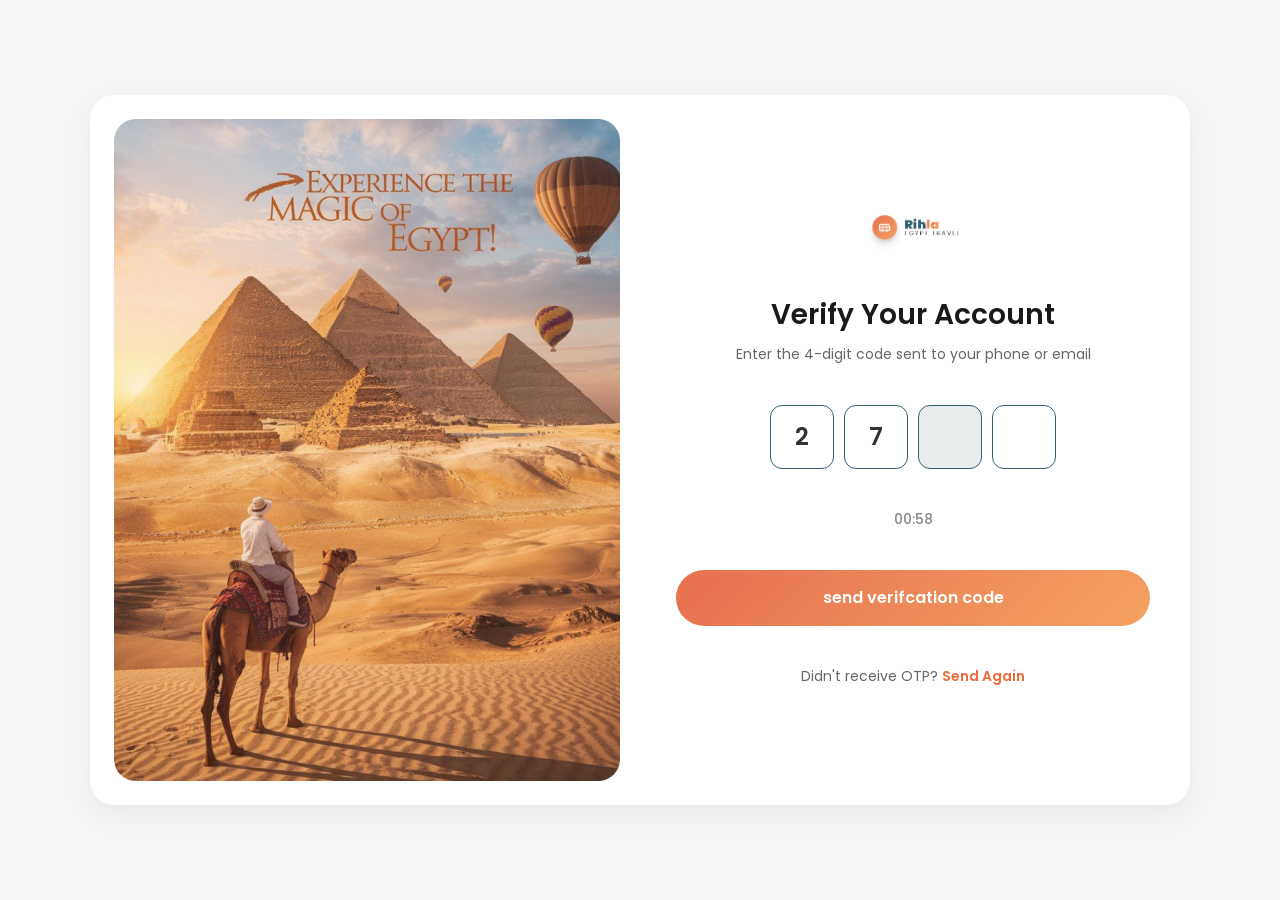
<file: semi-final project/verify.html>
<!DOCTYPE html>
<html lang="en">
<head>
    <meta charset="UTF-8">
    <meta name="viewport" content="width=device-width, initial-scale=1.0">
    <title>Booking Website - Verify Account</title>
    <link rel="stylesheet" href="verify.css">
    <!-- استدعاء خطوط جوجل عشان الشكل يكون قريب للديزاين -->
    <link href="https://fonts.googleapis.com/css2?family=Poppins:wght@400;500;600;700&display=swap" rel="stylesheet">
</head>
<body>

    <!-- الكارت الأبيض الرئيسي اللي شايل الصفحة كلها -->
    <div class="main-wrapper">
        
        <!-- القسم الشمال: الصورة -->
        <div class="image-section">
            <!-- حط مسار صورتك هنا -->
            <img src="images/Mask group.png" alt="photo">
        </div>

        <!-- القسم اليمين: الفورم -->
        <div class="form-section">
            <!-- الكونتينر الداخلي بناءً على مقاسات فيجما -->
            <div class="verify-container">
                
                <!-- اللوجو -->
                <div class="logo">
                    <!-- حط مسار اللوجو بتاعك هنا -->
                    <img src="images/Logo.png" alt="Rihla Egypt Travel">
                </div>

                <!-- الهيدر والنص -->
                <div class="header-text">
                    <h1>Verify Your Account</h1>
                    <p>Enter the 4-digit code sent to your phone or email</p>
                </div>

                <!-- مربعات الأرقام OTP -->
                <div class="otp-group">
                    <input type="text" maxlength="1" value="2">
                    <input type="text" maxlength="1" value="7">
                    <input type="text" maxlength="1">
                    <input type="text" maxlength="1">
                </div>

                <!-- العداد -->
                <div class="timer">
                    <span>00:58</span>
                </div>

                <!-- الزرار -->
                <button class="verify-btn">send verifcation code</button>

                <!-- إعادة الإرسال -->
                <div class="resend-link">
                    <p>Didn't receive OTP? <a href="#">Send Again</a></p>
                </div>

            </div>
        </div>

    </div>

</body>
</html>
</file>
<file: login.css>
* {
    margin: 0;
    padding: 0;
    box-sizing: border-box;
    font-family: 'Poppins', sans-serif;
}

body {
    background-color: #222222; 
    min-height: 100vh;
    display: flex;
    justify-content: center;
    align-items: center;
   
}


.login-container {
    background-color: #ffffff;
    width: 1440px;
    height: 1024px;    
   border-radius: 40px;
    display: flex;
    
    box-shadow: 0 10px 40px rgba(0, 0, 0, 0.4);
}


 
.visual-section {
    flex: 1; 
    background-image: url('images/Mask group.png'); 
    background-color: #e3d2c3; 
    background-size: cover;
    background-position: center;
    border-radius: 16px; 
    position: relative;
    width: 736px;
    height: 963px;
    top: 28px;
    left: 26px;
}

.overlay-text {
    position: absolute;
    top: 60px; 
    width: 100%;
    text-align: center;
}

.overlay-text h2 {
    color: #a05939;
    font-size: 26px;
    font-weight: 700;
    line-height: 1.2;
    letter-spacing: 1px;
    text-shadow: 1px 1px 2px rgba(255, 255, 255, 0.4); 
}

.form-section {
    flex: 1; 
    display: flex;
    justify-content: center;
    align-items: center;
}

.form-wrapper {
   width: 100%;
    max-width: 512px; 
}


.brand-logo {
   display: flex;
    justify-content: center;
    align-items: center;
    gap: 15.82px;            
    width: 188.5px;          
    height: 58px;            
    margin: 0 auto 32px auto; 
    opacity: 1;
}

.brand-logo img {
  height: 100%; 
    object-fit: contain;
}

.form-header {
    text-align: center;
    margin-bottom: 32px;

}

.form-header h1 {
    font-size: 35px;
   color: #333333;
    font-weight: 700;
    margin-bottom: 6px;
    font-style: bold;
}

.form-header p {
    font-size: 13px;
    color: #64748B;
}

.input-group {
    display: flex;
    flex-direction: column;
    gap: 8px;            
    width: 100%;         
    height: 85px;       
    margin-bottom: 24px;
}

.input-group label {
    font-size: 16px;
    font-weight: 500;
    color: #264653;
}

.input-group input[type="email"],
.password-wrapper input {
  flex: 1;
    display: flex;
    width: 100%;
    height: 100%;
    padding: 0 16px;
    background-color:#F0925C0D; 
    border: none;
    border-radius: 12px; 
    font-size: 13px;
    color: #26465380;
    outline: none;
    width: 100%;           
    height: 53px;          
    padding: 0 16px;       
    
    background-color: #fff6f2; 
    
    
    border-radius: 999px;  
    border: 1.34px solid #e5e5e5; 
    font-size: 14px;
    color: #333333;
    outline: none;
    box-sizing: border-box; 

}


.input-group input::placeholder {
    color: #b5b5b5;
}

.password-wrapper {
    position: relative;
    display: flex;
}

.hide-password {
    position: absolute;
    right: 16px;
    top: 50%;
    transform: translateY(-50%);
    cursor: pointer;
    display: flex;
    align-items: center;
}

.hide-password img {
    width: 16px;
    height: 16px;
    opacity: 0.5;
}


.form-actions {
    display: flex;
    justify-content: space-between;
    align-items: center;
    margin-bottom: 24px;
}

.remember-me {
    display: flex;
    align-items: center;
    gap: 8px;
    font-size: 12px;
    color: #666666;
    cursor: pointer;
}

.remember-me input[type="radio"] {
    accent-color: #f17b51; 
    width: 14px;
    height: 14px;
}

.forgot-link {
    font-size: 12px;
    color: #f17b51;
    text-decoration: none;
    font-weight: 500;
}


.submit-btn {
    width: 512px ;
    height: 56px;
    gap: 8px;
    top: 8px;
    right: 16px;
    bottom: 8px;
    left: 16px;
    background: linear-gradient(180deg, #E76F51 0%, #F4A261 100%);
  box-shadow: 0px 4px 14px 0px #E76F5166;
  
  
  color: #ffffff; 
  border: none; 
  padding: 12px 32px; 
  font-size: 16px;
  font-weight: 600; 
  border-radius: 999px; 
  cursor: pointer; 
 
}

.submit-btn:hover {
    transform: translateY(-2px);
    box-shadow: 0px 6px 20px 0px #E76F5188;
}

.divider {
    text-align: center;
    margin: 24px 0;
    position: relative;
}

.divider::before {
    content: "";
    position: absolute;
    left: 0;
    top: 50%;
    width: 100%;
    height: 1px;
    background-color: #e5e5e5;
    z-index: 1;
}

.divider span {
    background-color: #ffffff;
    padding: 0 12px;
    color: #999999;
    font-size: 12px;
    position: relative;
    z-index: 2;
}


.social-login {
    display: flex;
    gap: 16px;
    margin-bottom: 32px;
}

.social-btn {
    flex: 1;
    display: flex;
    justify-content: center;
    align-items: center;
    gap: 10px;
    padding: 12px;
    background-color: #ffffff;
    border: 1px solid #e5e5e5;
    border-radius: 24px;
    font-size: 13px;
    font-weight: 500;
    color: #333333;
    cursor: pointer;
    transition: background-color 0.2s ease;
}

.social-btn img {
    width: 18px;
    height: 18px;
}

.social-btn:hover {
    background-color: #f9f9f9;
}


.form-footer {
    text-align: center;
}

.form-footer p {
    font-size: 12px;
    color: #666666;
}

.form-footer a {
    color: #f17b51;
    text-decoration: none;
    font-weight: 600;
    margin-left: 4px;
}
@media (max-width: 992px) {
    .login-container {
        width: 95%;
        max-width: 900px;
        height: auto;
        min-height: 800px;
    }
    
    .visual-section {
        width: auto;
        height: auto;
        top: 0;
        left: 0;
        flex: 0.8;
    }
}


@media (max-width: 768px) {
    body {
        align-items: flex-start;
        padding: 15px;
    }

    .login-container {
        flex-direction: column; 
        width: 100%;
        height: auto;
        border-radius: 20px;
    }
    
    .visual-section {
        width: 100%;
        height: 280px; 
        top: 0;
        left: 0;
        border-radius: 20px 20px 0 0;
    }

    .form-section {
        width: 100%;
        padding: 30px 20px;
    }

    .form-wrapper {
        max-width: 100%;
    }

    .submit-btn {
        width: 100% ; 
    }
}

@media (max-width: 576px) {
    body {
        padding: 0;
    }

    .login-container {
        width: 100%;
        min-height: 100vh;
        border-radius: 0;
        box-shadow: none;
    }

    .visual-section {
        height: 220px;
        border-radius: 0;
    }

    .form-section {
        padding: 24px 16px;
    }

    .form-header h1 {
        font-size: 28px;
    }
}


@media (max-width: 380px) {
    .visual-section {
        height: 180px;
    }

    .form-section {
        padding: 20px 12px;
    }

    .form-header h1 {
        font-size: 24px;
    }

    .form-header p {
        font-size: 11px;
    }

    .input-group input[type="email"],
    .password-wrapper input {
        height: 46px;
        font-size: 13px;
    }

    .submit-btn {
        height: 48px;
        font-size: 15px;
    }

    .social-btn {
        font-size: 12px;
        padding: 10px 8px;
    }
}
</file>
<file: semi-final project/login.css>
* {
    margin: 0;
    padding: 0;
    box-sizing: border-box;
    font-family: 'Poppins', sans-serif;
}

body {
    background-color: #222222; 
    min-height: 100vh;
    display: flex;
    justify-content: center;
    align-items: center;
   
}


.login-container {
    background-color: #ffffff;
    width: 1440px;
    height: 1024px;    
   border-radius: 40px;
    display: flex;
    
    box-shadow: 0 10px 40px rgba(0, 0, 0, 0.4);
}


 
.visual-section {
    flex: 1; 
    background-image: url('images/Mask group.png'); 
    background-color: #e3d2c3; 
    background-size: cover;
    background-position: center;
    border-radius: 16px; 
    position: relative;
    width: 736px;
    height: 963px;
    top: 28px;
    left: 26px;
}

.overlay-text {
    position: absolute;
    top: 60px; 
    width: 100%;
    text-align: center;
}

.overlay-text h2 {
    color: #a05939;
    font-size: 26px;
    font-weight: 700;
    line-height: 1.2;
    letter-spacing: 1px;
    text-shadow: 1px 1px 2px rgba(255, 255, 255, 0.4); 
}

.form-section {
    flex: 1; 
    display: flex;
    justify-content: center;
    align-items: center;
}

.form-wrapper {
   width: 100%;
    max-width: 512px; 
}


.brand-logo {
   display: flex;
    justify-content: center;
    align-items: center;
    gap: 15.82px;            
    width: 188.5px;          
    height: 58px;            
    margin: 0 auto 32px auto; 
    opacity: 1;
}

.brand-logo img {
  height: 100%; 
    object-fit: contain;
}

.form-header {
    text-align: center;
    margin-bottom: 32px;

}

.form-header h1 {
    font-size: 35px;
   color: #333333;
    font-weight: 700;
    margin-bottom: 6px;
    font-style: bold;
}

.form-header p {
    font-size: 13px;
    color: #64748B;
}

.input-group {
    display: flex;
    flex-direction: column;
    gap: 8px;            
    width: 100%;         
    height: 85px;       
    margin-bottom: 24px;
}

.input-group label {
    font-size: 16px;
    font-weight: 500;
    color: #264653;
}

.input-group input[type="email"],
.password-wrapper input {
  flex: 1;
    display: flex;
    width: 100%;
    height: 100%;
    padding: 0 16px;
    background-color:#F0925C0D; 
    border: none;
    border-radius: 12px; 
    font-size: 13px;
    color: #26465380;
    outline: none;
    width: 100%;           
    height: 53px;          
    padding: 0 16px;       
    
    background-color: #fff6f2; 
    
    
    border-radius: 999px;  
    border: 1.34px solid #e5e5e5; 
    font-size: 14px;
    color: #333333;
    outline: none;
    box-sizing: border-box; 

}


.input-group input::placeholder {
    color: #b5b5b5;
}

.password-wrapper {
    position: relative;
    display: flex;
}

.hide-password {
    position: absolute;
    right: 16px;
    top: 50%;
    transform: translateY(-50%);
    cursor: pointer;
    display: flex;
    align-items: center;
}

.hide-password img {
    width: 16px;
    height: 16px;
    opacity: 0.5;
}


.form-actions {
    display: flex;
    justify-content: space-between;
    align-items: center;
    margin-bottom: 24px;
}

.remember-me {
    display: flex;
    align-items: center;
    gap: 8px;
    font-size: 12px;
    color: #666666;
    cursor: pointer;
}

.remember-me input[type="radio"] {
    accent-color: #f17b51; 
    width: 14px;
    height: 14px;
}

.forgot-link {
    font-size: 12px;
    color: #f17b51;
    text-decoration: none;
    font-weight: 500;
}


.submit-btn {
    width: 512px ;
    height: 56px;
    gap: 8px;
    top: 8px;
    right: 16px;
    bottom: 8px;
    left: 16px;
    background: linear-gradient(180deg, #E76F51 0%, #F4A261 100%);
  box-shadow: 0px 4px 14px 0px #E76F5166;
  
  
  color: #ffffff; 
  border: none; 
  padding: 12px 32px; 
  font-size: 16px;
  font-weight: 600; 
  border-radius: 999px; 
  cursor: pointer; 
 
}

.submit-btn:hover {
    transform: translateY(-2px);
    box-shadow: 0px 6px 20px 0px #E76F5188;
}

.divider {
    text-align: center;
    margin: 24px 0;
    position: relative;
}

.divider::before {
    content: "";
    position: absolute;
    left: 0;
    top: 50%;
    width: 100%;
    height: 1px;
    background-color: #e5e5e5;
    z-index: 1;
}

.divider span {
    background-color: #ffffff;
    padding: 0 12px;
    color: #999999;
    font-size: 12px;
    position: relative;
    z-index: 2;
}


.social-login {
    display: flex;
    gap: 16px;
    margin-bottom: 32px;
}

.social-btn {
    flex: 1;
    display: flex;
    justify-content: center;
    align-items: center;
    gap: 10px;
    padding: 12px;
    background-color: #ffffff;
    border: 1px solid #e5e5e5;
    border-radius: 24px;
    font-size: 13px;
    font-weight: 500;
    color: #333333;
    cursor: pointer;
    transition: background-color 0.2s ease;
}

.social-btn img {
    width: 18px;
    height: 18px;
}

.social-btn:hover {
    background-color: #f9f9f9;
}


.form-footer {
    text-align: center;
}

.form-footer p {
    font-size: 12px;
    color: #666666;
}

.form-footer a {
    color: #f17b51;
    text-decoration: none;
    font-weight: 600;
    margin-left: 4px;
}
@media (max-width: 992px) {
    .login-container {
        width: 95%;
        max-width: 900px;
        height: auto;
        min-height: 800px;
    }
    
    .visual-section {
        width: auto;
        height: auto;
        top: 0;
        left: 0;
        flex: 0.8;
    }
}


@media (max-width: 768px) {
    body {
        align-items: flex-start;
        padding: 15px;
    }

    .login-container {
        flex-direction: column; 
        width: 100%;
        height: auto;
        border-radius: 20px;
    }
    
    .visual-section {
        width: 100%;
        height: 280px; 
        top: 0;
        left: 0;
        border-radius: 20px 20px 0 0;
    }

    .form-section {
        width: 100%;
        padding: 30px 20px;
    }

    .form-wrapper {
        max-width: 100%;
    }

    .submit-btn {
        width: 100% ; 
    }
}

@media (max-width: 576px) {
    body {
        padding: 0;
    }

    .login-container {
        width: 100%;
        min-height: 100vh;
        border-radius: 0;
        box-shadow: none;
    }

    .visual-section {
        height: 220px;
        border-radius: 0;
    }

    .form-section {
        padding: 24px 16px;
    }

    .form-header h1 {
        font-size: 28px;
    }
}


@media (max-width: 380px) {
    .visual-section {
        height: 180px;
    }

    .form-section {
        padding: 20px 12px;
    }

    .form-header h1 {
        font-size: 24px;
    }

    .form-header p {
        font-size: 11px;
    }

    .input-group input[type="email"],
    .password-wrapper input {
        height: 46px;
        font-size: 13px;
    }

    .submit-btn {
        height: 48px;
        font-size: 15px;
    }

    .social-btn {
        font-size: 12px;
        padding: 10px 8px;
    }
}
</file>
<file: forgot.css>
* {
    margin: 0;
    padding: 0;
    box-sizing: border-box;
    font-family: 'Poppins', sans-serif;
}

body {
   
     background-color: #222222; 
    min-height: 100vh;
    display: flex;
    justify-content: center;
    align-items: center;
}

.login-container {
    background-color: #ffffff;
    width: 1440px;
    height: 1024px;
    border-radius: 40px;
    display: flex;
    overflow: hidden;
    box-shadow: 0 10px 40px rgba(0, 0, 0, 0.4);
}

.visual-section {
    flex: 1;
    background-image: url('../images/Mask\ group.png');
    background-color: #e3d2c3;
    background-size: cover;
    background-position: center;
    margin: 24px;
    border-radius: 32px;
    position: relative;
    display: flex;
    justify-content: center;
}

.overlay-text {
    position: absolute;
    top: 60px;
    text-align: center;
}

.overlay-text h2 {
    color: #a05939;
    font-size: 32px;
    font-weight: 700;
    line-height: 1.2;
    letter-spacing: 1px;
}

.form-section {
    flex: 1;
    display: flex;
    justify-content: center;
    align-items: center;
    padding: 40px;
}

.form-wrapper {
    width: 100%;
    max-width: 480px;
}

.brand-logo {
    display: flex;
    justify-content: center;
    align-items: center;
    width: 150px;
    height: 50px;
    margin: 0 auto 24px auto;
}

.brand-logo img {
    height: 100%;
    object-fit: contain;
}

.form-header {
    text-align: center;
    margin-bottom: 28px;
}

.form-header h1 {
    font-size: 32px;
    color: #222222;
    font-weight: 700;
    margin-bottom: 6px;
}

.form-header p {
    font-size: 14px;
    color: #64748B;
}

.input-group {
    display: flex;
    flex-direction: column;
    gap: 6px;
    width: 100%;
    margin-bottom: 18px;
}

.input-group label {
    font-size: 14px;
    font-weight: 500;
    color: #264653;
}

.input-group input[type="text"],
.input-group input[type="email"],
.password-wrapper input {
    width: 100%;
    height: 50px;
    padding: 0 20px;
    background-color: #fff8f5;
    border-radius: 999px;
    border: 1.34px solid #e5e5e5;
    font-size: 14px;
    color: #333333;
    outline: none;
    box-sizing: border-box;
}

.input-group input:focus,
.password-wrapper input:focus {
    border-color: #E76F51;
}

.password-wrapper {
    position: relative;
    width: 100%;
    display: flex;
    align-items: center;
}

.password-wrapper input {
    padding-right: 45px;
}

.hide-password {
    position: absolute;
    right: 18px;
    top: 50%;
    transform: translateY(-50%);
    cursor: pointer;
    display: flex;
    align-items: center;
}

.hide-password img {
    width: 16px;
    height: 16px;
    opacity: 0.5;
}

.submit-btn {
    width: 100%;
    height: 54px;
    margin-top: 10px;
    background: linear-gradient(180deg, #E76F51 0%, #F4A261 100%);
    box-shadow: 0px 4px 14px 0px rgba(231, 111, 81, 0.4);
    color: #ffffff;
    border: none;
    font-size: 16px;
    font-weight: 600;
    border-radius: 999px;
    cursor: pointer;
    transition: transform 0.2s ease;
}

.submit-btn:hover {
    transform: translateY(-2px);
}

.form-footer {
    text-align: center;
    margin-top: 24px;
}

.form-footer p {
    font-size: 13px;
    color: #666666;
}

.form-footer a {
    color: #f17b51;
    text-decoration: none;
    font-weight: 600;
    margin-left: 4px;
}


@media (max-width: 992px) {
    .login-container {
        width: 100%;
        height: auto;
        flex-direction: column;
    }
    .visual-section {
       width: 100%;
        height: 250px; 
        min-height: 250px;
        margin: 0;
        border-radius: 20px 20px 0 0;
        background-size: cover;
        background-position: center;
    }
}
</file>
<file: home.css>
* {
    margin: 0;
    padding: 0;
    box-sizing: border-box;
    font-family: 'Poppins', sans-serif;
}

body {
    background: #f8f9fa;
    overflow-x: hidden;
}

.txt-brand {
    color: #f28b5a;
}

.txt-gray {
    color: #8b96a5;
}

.container {
    max-width: 1320px;
    margin: 0 auto;
    display: flex;
    flex-direction: column;
    align-items: center;
}

.grid-3 {
    display: grid;
    grid-template-columns: repeat(3, 1fr);
    gap: 24px;
    justify-items: center;
    width: 100%;
}

.grid-4 {
    display: grid;
    grid-template-columns: repeat(4, 305px);
    gap: 24px;
    justify-content: center;
    width: 100%;
}

.top-nav {
    max-width: 100%;
    height: 96px;
    display: flex;
    justify-content: space-between;
    align-items: center;
    padding: 24px 80px;
    background: #fff;
    border-bottom: 1px solid #e5e5e5;
}

.brand-logo {
    display: flex;
    align-items: center;
    gap: 12px;
}

.nav-menu {
    width: 352px;
    height: 40px;
    display: flex;
    align-items: center;
    justify-content: center;
    gap: 32px;
    list-style: none;
}

.nav-menu a {
    text-decoration: none;
    color: #4a657e;
    font-size: 16px;
    font-weight: 600;
    transition: 0.3s;
}

.nav-menu a.active {
    color: #ed733d;
    background: #fcebe3;
    padding: 8px 20px;
    border-radius: 20px;
}

.nav-actions {
    width: 284px;
    height: 48px;
    display: flex;
    align-items: center;
    gap: 16px;
}

.nav-actions button {
    height: 100%;
    display: flex;
    align-items: center;
    justify-content: center;
    gap: 8px;
    font-size: 15px;
    font-weight: 600;
    border-radius: 24px;
    cursor: pointer;
    transition: 0.3s;
}

.btn-outline {
    flex: 1;
    background: transparent;
    color: #4a657e;
    border: 1px solid #c2d1d9;
}

.btn-outline:hover {
    background: #f4f6f8;
}

.btn-primary {
    flex: 1.2;
    background: linear-gradient(135deg, #f58f5f, #e56b3a);
    color: #fff;
    border: none;
    box-shadow: 0 4px 12px rgba(229,107,58,0.2);
}

.btn-primary:hover {
    opacity: 0.9;
    box-shadow: 0 6px 16px rgba(229,107,58,0.3);
}

.hero {
    position: relative;
    width: 100%;
    min-height: 85vh;
    display: flex;
    align-items: center;
    background: linear-gradient(135deg, rgba(38,70,83,0.5) 0%, rgba(15,23,42,0.325) 55%, rgba(18,33,39,0.5) 100%), linear-gradient(0deg, rgba(0,0,0,0.33), rgba(0,0,0,0.33)), url('images/Image (Egypt pyramids).png') no-repeat center/cover;
}

.hero-inner {
    max-width: 1440px;
    width: 100%;
    margin: 0 auto;
    padding: 0 80px;
    display: flex;
    justify-content: space-between;
    align-items: center;
}

.hero-txt {
    color: #fff;
    max-width: 700px;
}

.badge-tag {
    display: inline-flex;
    align-items: center;
    gap: 8px;
    background: rgba(255,255,255,0.1);
    border: 1px solid rgba(255,255,255,0.2);
    padding: 6px 16px;
    border-radius: 20px;
    font-size: 12px;
    margin-bottom: 24px;
    backdrop-filter: blur(4px);
}

.badge-tag .dot {
    width: 8px;
    height: 8px;
    background: #f28b5a;
    border-radius: 50%;
}

.hero-txt h1 {
    font-size: 56px;
    font-weight: 700;
    line-height: 1.1;
    margin-bottom: 24px;
}

.hero-txt p {
    font-size: 16px;
    line-height: 1.6;
    color: #e2e8f0;
    margin-bottom: 40px;
}

.hero-btns {
    display: flex;
    gap: 16px;
}

.btn-explore,
.btn-booking {
    width: 205.5px;
    height: 56px;
    padding: 8px 16px;
    gap: 8px;
    border-radius: 999px;
    font-size: 16px;
    font-weight: 600;
    display: flex;
    align-items: center;
    justify-content: center;
    cursor: pointer;
    transition: 0.3s;
}

.btn-explore {
    border: none;
    background: linear-gradient(135deg, #f58f5f, #e56b3a);
    color: #fff;
}

.btn-explore:hover {
    opacity: 0.9;
    box-shadow: 0 4px 15px rgba(229,107,58,0.4);
}

.btn-booking {
    border: 1px solid #fff;
    background: transparent;
    color: #fff;
}

.btn-booking:hover {
    background: rgba(255,255,255,0.1);
}

.stats-box {
    width: 208px;
    height: 217px;
    border-radius: 16px;
    border: 1px solid rgba(255,255,255,0.15);
    padding: 24px;
    background: rgba(15,23,42,0.6);
    backdrop-filter: blur(8px);
    display: flex;
    flex-direction: column;
    justify-content: space-between;
}

.stat-row {
    display: flex;
    align-items: center;
    gap: 12px;
}

.stat-line {
    width: 3px;
    height: 35px;
    border-radius: 4px;
}

.line-blue {
    background: #60a5fa;
}

.line-green {
    background: #34d399;
}

.line-orange {
    background: #f28b5a;
}

.stat-info h4 {
    color: #fff;
    font-size: 18px;
    font-weight: 600;
    line-height: 1.2;
}

.stat-info span {
    color: #94a3b8;
    font-size: 11px;
}

.search-bar {
    position: absolute;
    bottom: -48px;
    left: 50%;
    transform: translateX(-50%);
    width: 1179px;
    height: 96px;
    padding: 16px 32px;
    gap: 18px;
    border-radius: 999px;
    border: 1px solid #fff;
    background: #fff;
    display: flex;
    align-items: center;
    box-shadow: 0 15px 40px rgba(0,0,0,0.08);
    z-index: 20;
}

.search-grp {
    width: 299px;
    height: 56px;
    padding: 12px 16px;
    gap: 12px;
    border-radius: 999px;
    display: flex;
    align-items: center;
    border: 1px solid transparent;
}

.search-grp input {
    border: none;
    outline: none;
    background: transparent;
    font-size: 15px;
    color: #4a657e;
    width: 100%;
}

.search-grp input::placeholder {
    color: #8b96a5;
}

.btn-search {
    width: 167px;
    height: 56px;
    padding: 8px 16px;
    gap: 8px;
    border-radius: 999px;
    border: none;
    background: linear-gradient(135deg, #f58f5f, #e56b3a);
    color: #fff;
    font-size: 16px;
    font-weight: 600;
    display: flex;
    align-items: center;
    justify-content: center;
    cursor: pointer;
    transition: 0.3s;
}

.btn-search:hover {
    opacity: 0.9;
    box-shadow: 0 4px 15px rgba(229,107,58,0.4);
}

.sec-head {
    display: flex;
    flex-direction: column;
    align-items: center;
    margin-bottom: 48px;
    text-align: center;
}

.badge-tag-light,
.badge-tag-dark {
    display: inline-flex;
    align-items: center;
    justify-content: center;
    gap: 6px;
    padding: 6px 16px;
    border-radius: 100px;
    font-size: 13px;
    font-weight: 600;
    margin-bottom: 16px;
    height: 32px;
}

.badge-tag-light {
    background: rgba(240,146,92,0.15);
    color: #ed733d;
    width: 155px;
}

.badge-tag-dark {
    background: rgba(240,146,92,0.2);
    border: 0.67px solid rgba(255,255,255,0.15);
    color: #f28b5a;
    width: 154.68px;
}

.title-dark {
    color: #1e293b;
    font-size: 44px;
    font-weight: 800;
    margin-bottom: 12px;
    line-height: 57.2px;
}

.desc-dark {
    color: #8e8e8e;
    font-size: 18px;
    line-height: 26px;
    max-width: 520px;
    margin-bottom: 48px;
}

.sec-head h2 {
    color: #1e293b;
    font-size: 36px;
    font-weight: 700;
    margin-bottom: 12px;
}

.sec-head p {
    color: #64748b;
    font-size: 15px;
    line-height: 1.6;
}

.routes {
    padding: 140px 80px 80px;
    width: 100%;
}

.card {
    width: 413px;
    height: 435.34px;
    border-radius: 20px;
    border: 0.67px solid #e2e8f0;
    background: #fff;
    display: flex;
    flex-direction: column;
    overflow: hidden;
    box-shadow: 0 10px 25px rgba(0,0,0,0.02);
    transition: 0.3s;
}

.card:hover {
    transform: translateY(-5px);
}

.card-img {
    width: 100%;
    height: 190px;
    background: #cbd5e1 center/cover;
}

.card-body {
    padding: 20px 24px;
    display: flex;
    flex-direction: column;
    flex: 1;
}

.card-row {
    display: flex;
    justify-content: space-between;
    align-items: center;
    margin-bottom: 4px;
}

.card-row.align-top {
    align-items: flex-start;
}

.card-row h3 {
    color: #1e293b;
    font-size: 18px;
    font-weight: 700;
}

.price-box {
    text-align: right;
    display: flex;
    flex-direction: column;
}

.price {
    color: #ed733d;
    font-size: 22px;
    font-weight: 700;
    line-height: 1;
}

.per-seat {
    color: #94a3b8;
    font-size: 11px;
    margin-top: 2px;
}

.desc {
    color: #64748b;
    font-size: 13px;
    margin-bottom: 12px;
}

.card-meta {
    display: flex;
    justify-content: space-between;
    align-items: center;
    margin-bottom: auto;
    padding-bottom: 20px;
}

.rating {
    color: #f59e0b;
    font-size: 12px;
    display: flex;
    align-items: center;
    gap: 2px;
}

.rating span {
    color: #64748b;
    margin-left: 6px;
    font-weight: 500;
}

.badge-green {
    background: rgba(16,185,129,0.1);
    color: #10b981;
    font-size: 11px;
    font-weight: 600;
    padding: 4px 10px;
    border-radius: 100px;
}

.card-acts {
    display: flex;
    gap: 12px;
    margin-top: 16px;
}

.card-acts button {
    flex: 1;
    height: 44px;
    border-radius: 999px;
    font-size: 14px;
    font-weight: 600;
    cursor: pointer;
    transition: 0.3s;
}

.btn-view {
    background: transparent;
    color: #4a657e;
    border: 1px solid #cbd5e1;
}

.btn-view:hover {
    background: #f8f9fa;
}

.btn-book {
    background: linear-gradient(135deg, #f58f5f, #e56b3a);
    color: #fff;
    border: none;
}

.btn-book:hover {
    opacity: 0.9;
}

.acts-center {
    width: 100%;
    display: flex;
    justify-content: center;
    margin-top: 48px;
}

.btn-view-all {
    width: 228px;
    height: 56px;
    padding: 8px 16px;
    gap: 8px;
    border-radius: 999px;
    border: 1px solid #a6c8d6;
    background: transparent;
    color: #4a657e;
    font-size: 15px;
    font-weight: 600;
    display: flex;
    align-items: center;
    justify-content: center;
    cursor: pointer;
    transition: 0.3s;
}

.btn-view-all:hover {
    background: rgba(166,200,214,0.1);
    border-color: #8bb3c4;
}

.icon-sm {
    width: 18px;
    height: 18px;
    opacity: 0.8;
}

.features {
    width: 100%;
    min-height: 633px;
    background: #264653 url('images/c-ph.png') no-repeat right center/contain;
    margin: 0 auto;
    display: flex;
    justify-content: center;
    align-items: center;
    padding: 80px;
}

.container-mid {
    width: 100%;
    max-width: 1440px;
    margin: 0 auto;
    display: flex;
    flex-direction: column;
    align-items: center;
    text-align: center;
}

.title-light {
    width: 100%;
    max-width: 667px;
    font-size: 44px;
    font-weight: 800;
    line-height: 57.2px;
    color: #fff;
    margin-bottom: 12px;
}

.desc-light {
    width: 100%;
    max-width: 520px;
    font-size: 15px;
    line-height: 1.6;
    color: #94a3b8;
    margin-bottom: 48px;
}

.feat-card {
    width: 305px;
    height: 244.54px;
    padding: 32px 24px;
    border-radius: 20px;
    border: 0.67px solid rgba(255,255,255,0.1);
    border-top: 0.67px solid rgba(255,255,255,0.1);
    background: rgba(255,255,255,0.05);
    backdrop-filter: blur(8px);
    display: flex;
    flex-direction: column;
    align-items: flex-start;
    text-align: left;
    transition: 0.3s;
}

.feat-card:hover {
    transform: translateY(-5px);
    background: rgba(255,255,255,0.08);
}

.feat-icon {
    width: 44px;
    height: 44px;
    background: #fff;
    border-radius: 12px;
    display: flex;
    align-items: center;
    justify-content: center;
    margin-bottom: 20px;
    box-shadow: 0 4px 12px rgba(0,0,0,0.1);
}

.feat-card h3 {
    color: #fff;
    font-size: 17px;
    font-weight: 700;
    margin-bottom: 8px;
}

.feat-card p {
    color: #94a3b8;
    font-size: 13px;
    line-height: 1.5;
}

.destinations,
.stories {
    width: 100%;
    background: #fff;
    padding: 100px 80px;
    display: flex;
    justify-content: center;
}

.img-box {
    border-radius: 16px;
    overflow: hidden;
    box-shadow: 0 10px 25px rgba(0,0,0,0.05);
    transition: 0.3s;
}

.img-box:hover {
    transform: translateY(-5px);
}

.img-box img {
    width: 100%;
    height: 100%;
    object-fit: cover;
    display: block;
}

.sz-dest {
    width: 413px;
    height: 360px;
}

.sz-story {
    width: 305px;
    height: 333.99px;
    border-radius: 20px;
    border: 0.67px solid #e2e8f0;
}

.cta {
    width: 100%;
    padding: 80px 0;
    display: flex;
    justify-content: center;
    background: #fff;
}

.cta-box {
    width: 1284px;
    height: 425.46px;
    border-radius: 32px;
    background: #264653;
    display: flex;
    overflow: hidden;
    box-shadow: 0 20px 40px rgba(0,0,0,0.08);
}

.cta-img {
    width: 45%;
    height: 100%;
}

.cta-img img {
    width: 100%;
    height: 100%;
    object-fit: cover;
    display: block;
}

.cta-txt {
    width: 55%;
    height: 100%;
    display: flex;
    flex-direction: column;
    align-items: center;
    justify-content: center;
    padding: 40px 60px;
    text-align: center;
}

.cta-txt h2 {
    width: 100%;
    max-width: 640px;
    height: 115px;
    font-size: 44px;
    font-weight: 800;
    line-height: 57.2px;
    color: #fff;
    display: flex;
    align-items: center;
    justify-content: center;
    margin-bottom: 12px;
}

.cta-txt p {
    width: 100%;
    max-width: 640px;
    height: 115px;
    font-size: 17px;
    line-height: 25.5px;
    color: #94a3b8;
    display: flex;
    align-items: center;
    justify-content: center;
    margin-bottom: 24px;
}

.btn-grad {
    width: 218px;
    height: 56px;
    padding: 8px 16px;
    gap: 8px;
    border-radius: 999px;
    background: linear-gradient(135deg, #e76f51 0%, #f4a261 100%);
    color: #fff;
    font-size: 15px;
    font-weight: 600;
    text-decoration: none;
    display: flex;
    align-items: center;
    justify-content: center;
    box-shadow: 0 8px 20px rgba(231,111,81,0.3);
    transition: 0.3s;
    border: none;
    cursor: pointer;
}

.btn-grad:hover {
    opacity: 0.95;
    transform: translateY(-2px);
    box-shadow: 0 12px 24px rgba(231,111,81,0.4);
}

.btn-grad i {
    font-size: 14px;
    transition: 0.3s;
}

.btn-grad:hover i {
    transform: translateX(4px);
}

.site-footer {
    width: 100%;
    background: #264653;
    padding-top: 60px;
    color: #fff;
}

.ft-grid {
    width: 100%;
    max-width: 1280px;
    margin: 0 auto;
    padding: 0 40px;
    display: grid;
    grid-template-columns: 1.5fr 1fr 1fr 1.5fr;
    gap: 30px;
}

.ft-col {
    display: flex;
    flex-direction: column;
}

.ft-brand {
    display: flex;
    align-items: center;
    gap: 12px;
    margin-bottom: 20px;
}

.logo-circle {
    background: linear-gradient(135deg, #f28b5a, #e66935);
    color: #fff;
    width: 36px;
    height: 36px;
    display: flex;
    justify-content: center;
    align-items: center;
    border-radius: 50%;
    font-size: 16px;
}

.logo-txt {
    display: flex;
    flex-direction: column;
}

.txt-b {
    color: #fff;
    font-size: 20px;
    font-weight: 800;
    line-height: 1;
}

.txt-b::after {
    content: "la";
    color: #f28b5a;
}

.txt-s {
    color: #94a3b8;
    font-size: 9px;
    font-weight: 600;
    letter-spacing: 1px;
    margin-top: 2px;
}

.ft-desc {
    color: #94a3b8;
    font-size: 13px;
    line-height: 1.6;
    margin-bottom: 24px;
}

.socials {
    display: flex;
    gap: 12px;
}

.socials a {
    width: 36px;
    height: 36px;
    background: rgba(255,255,255,0.08);
    border-radius: 50%;
    display: flex;
    align-items: center;
    justify-content: center;
    color: #fff;
    text-decoration: none;
    font-size: 14px;
    transition: 0.3s;
}

.socials a:hover {
    background: #f28b5a;
}

.ft-col h4 {
    color: #fff;
    font-size: 16px;
    font-weight: 700;
    margin-bottom: 20px;
}

.ft-col ul {
    list-style: none;
    display: flex;
    flex-direction: column;
    gap: 12px;
}

.ft-col ul a,
.contacts li span {
    color: #94a3b8;
    text-decoration: none;
    font-size: 13px;
    transition: 0.3s;
}

.ft-col ul a:hover {
    color: #fff;
}

.contacts li {
    display: flex;
    align-items: flex-start;
    gap: 10px;
    margin-bottom: 2px;
}

.newsletter {
    display: flex;
    flex-direction: column;
    gap: 8px;
    margin-top: 20px;
}

.newsletter label {
    color: #94a3b8;
    font-size: 13px;
}

.news-form {
    display: flex;
    gap: 8px;
}

.news-form input {
    flex: 1;
    height: 44px;
    background: rgba(255,255,255,0.07);
    border: 1px solid rgba(255,255,255,0.15);
    border-radius: 999px;
    padding: 0 16px;
    color: #fff;
    font-size: 13px;
    outline: none;
}

.news-form input::placeholder {
    color: #64748b;
}

.sm-btn {
    width: 80px;
    height: 44px;
    font-size: 14px;
}

.ft-bottom {
    width: 100%;
    border-top: 1px solid rgba(255,255,255,0.1);
    padding: 20px 0;
    margin-top: 40px;
}

.ft-btm-inner {
    width: 100%;
    max-width: 1280px;
    margin: 0 auto;
    padding: 0 40px;
    display: flex;
    justify-content: space-between;
    align-items: center;
    color: #94a3b8;
    font-size: 13px;
}

.policies {
    display: flex;
    gap: 24px;
}

.policies a {
    color: #94a3b8;
    text-decoration: none;
    transition: 0.3s;
}

.policies a:hover {
    color: #fff;
}

@media screen and (max-width: 992px) {
    .top-nav {
        padding: 20px 30px;
    }

    .nav-menu {
        display: none;
    }

    .hero-inner {
        padding: 40px 30px;
        flex-direction: column;
        align-items: flex-start;
        gap: 30px;
    }

    .hero-txt h1 {
        font-size: 42px;
    }

    .stats-box {
        width: 100%;
        max-width: 300px;
        height: auto;
    }

    .search-bar {
        position: relative;
        bottom: auto;
        left: auto;
        transform: none;
        width: 90%;
        max-width: 700px;
        height: auto;
        flex-direction: column;
        border-radius: 24px;
        padding: 20px;
        margin: -40px auto 40px auto;
    }

    .search-grp {
        width: 100%;
        border: 1px solid #e2e8f0;
    }

    .btn-search {
        width: 100%;
        border-radius: 999px;
    }

    .grid-3 {
        grid-template-columns: repeat(2, 1fr);
    }

    .grid-4 {
        grid-template-columns: repeat(2, 1fr);
    }

    .card,
    .sz-dest,
    .sz-story,
    .feat-card {
        width: 100%;
        max-width: 413px;
        height: auto;
    }

    .routes,
    .destinations,
    .stories {
        padding: 80px 30px;
    }

    .features {
        padding: 60px 30px;
        background-size: cover;
    }

    .cta-box {
        width: 90%;
        height: auto;
        flex-direction: column;
    }

    .cta-img {
        width: 100%;
        height: 250px;
    }

    .cta-txt {
        width: 100%;
        padding: 30px 20px;
    }

    .cta-txt h2,
    .cta-txt p {
        height: auto;
    }

    .ft-grid {
        grid-template-columns: repeat(2, 1fr);
        padding: 0 20px;
    }

    .ft-btm-inner {
        flex-direction: column;
        gap: 15px;
        text-align: center;
        padding: 0 20px;
    }
}

@media screen and (max-width: 768px) {
    .top-nav {
        padding: 15px 20px;
        height: 80px;
    }

    .nav-actions {
        display: none;
    }

    .hero-txt h1 {
        font-size: 34px;
        line-height: 1.2;
    }

    .hero-txt p {
        font-size: 14px;
        margin-bottom: 25px;
    }

    .hero-btns {
        flex-direction: column;
        width: 100%;
    }

    .btn-explore,
    .btn-booking {
        width: 100%;
    }

    .grid-3,
    .grid-4 {
        grid-template-columns: 1fr;
    }

    .card,
    .sz-dest,
    .sz-story,
    .feat-card {
        max-width: 100%;
    }

    .title-dark,
    .title-light {
        font-size: 30px;
        line-height: 1.3;
    }

    .sec-head h2 {
        font-size: 28px;
    }

    .search-bar {
        width: 95%;
        padding: 15px;
    }

    .routes,
    .destinations,
    .stories {
        padding: 60px 20px;
    }

    .features {
        padding: 50px 20px;
    }

    .cta-box {
        width: 95%;
        border-radius: 20px;
    }

    .ft-grid {
        grid-template-columns: 1fr;
        gap: 40px;
    }
}

@media screen and (max-width: 380px) {
    .top-nav {
        padding: 10px 15px;
        height: 70px;
    }

    .brand-logo img {
        width: 30px;
        height: 30px;
    }

    .txt-b {
        font-size: 16px;
    }

    .hero-inner {
        padding: 20px 15px;
    }

    .hero-txt h1 {
        font-size: 26px;
    }

    .badge-tag {
        font-size: 10px;
        padding: 4px 10px;
    }

    .stats-box {
        padding: 15px;
    }

    .search-bar {
        width: 96%;
        padding: 12px;
        gap: 12px;
    }

    .search-grp {
        height: 48px;
        padding: 8px 12px;
    }

    .search-grp input {
        font-size: 13px;
    }

    .btn-search {
        height: 48px;
        font-size: 14px;
    }

    .title-dark,
    .title-light {
        font-size: 24px;
        line-height: 1.2;
    }

    .desc-dark,
    .desc-light {
        font-size: 13px;
    }

    .routes,
    .destinations,
    .stories {
        padding: 40px 15px;
    }

    .features {
        padding: 40px 15px;
    }

    .card-body {
        padding: 15px;
    }

    .card-row h3 {
        font-size: 16px;
    }

    .price {
        font-size: 18px;
    }

    .card-acts {
        gap: 8px;
    }

    .card-acts button {
        height: 38px;
        font-size: 12px;
    }

    .cta-txt {
        padding: 20px 15px;
    }

    .cta-txt h2 {
        font-size: 24px;
        line-height: 1.3;
    }

    .cta-txt p {
        font-size: 13px;
    }

    .btn-grad {
        width: 100%;
        height: 48px;
        font-size: 14px;
    }

    .ft-grid {
        padding: 0 15px;
    }

    .news-form {
        flex-direction: column;
    }

    .sm-btn {
        width: 100%;
    }

    .ft-btm-inner {
        padding: 0 15px;
        font-size: 11px;
    }

    .policies {
        gap: 12px;
        flex-wrap: wrap;
        justify-content: center;
    }
}
</file>
<file: signup.css>
* {
    margin: 0;
    padding: 0;
    box-sizing: border-box;
    font-family: 'Poppins', sans-serif;
}

body {
   
     background-color: #222222; 
    min-height: 100vh;
    display: flex;
    justify-content: center;
    align-items: center;
}

.login-container {
    background-color: #ffffff;
    width: 1440px;
    height: 1024px;
    border-radius: 40px;
    display: flex;
    overflow: hidden;
    box-shadow: 0 10px 40px rgba(0, 0, 0, 0.4);
}

.visual-section {
    flex: 1;
    background-image: url('../images/Mask\ group.png');
    background-color: #e3d2c3;
    background-size: cover;
    background-position: center;
    margin: 24px;
    border-radius: 32px;
    position: relative;
    display: flex;
    justify-content: center;
}

.overlay-text {
    position: absolute;
    top: 60px;
    text-align: center;
}

.overlay-text h2 {
    color: #a05939;
    font-size: 32px;
    font-weight: 700;
    line-height: 1.2;
    letter-spacing: 1px;
}

.form-section {
    flex: 1;
    display: flex;
    justify-content: center;
    align-items: center;
    padding: 40px;
}

.form-wrapper {
    width: 100%;
    max-width: 480px;
}

.brand-logo {
    display: flex;
    justify-content: center;
    align-items: center;
    width: 150px;
    height: 50px;
    margin: 0 auto 24px auto;
}

.brand-logo img {
    height: 100%;
    object-fit: contain;
}

.form-header {
    text-align: center;
    margin-bottom: 28px;
}

.form-header h1 {
    font-size: 32px;
    color: #222222;
    font-weight: 700;
    margin-bottom: 6px;
}

.form-header p {
    font-size: 14px;
    color: #64748B;
}

.input-group {
    display: flex;
    flex-direction: column;
    gap: 6px;
    width: 100%;
    margin-bottom: 18px;
}

.input-group label {
    font-size: 14px;
    font-weight: 500;
    color: #264653;
}

.input-group input[type="text"],
.input-group input[type="email"],
.password-wrapper input {
    width: 100%;
    height: 50px;
    padding: 0 20px;
    background-color: #fff8f5;
    border-radius: 999px;
    border: 1.34px solid #e5e5e5;
    font-size: 14px;
    color: #333333;
    outline: none;
    box-sizing: border-box;
}

.input-group input:focus,
.password-wrapper input:focus {
    border-color: #E76F51;
}

.password-wrapper {
    position: relative;
    width: 100%;
    display: flex;
    align-items: center;
}

.password-wrapper input {
    padding-right: 45px;
}

.hide-password {
    position: absolute;
    right: 18px;
    top: 50%;
    transform: translateY(-50%);
    cursor: pointer;
    display: flex;
    align-items: center;
}

.hide-password img {
    width: 16px;
    height: 16px;
    opacity: 0.5;
}

.submit-btn {
    width: 100%;
    height: 54px;
    margin-top: 10px;
    background: linear-gradient(180deg, #E76F51 0%, #F4A261 100%);
    box-shadow: 0px 4px 14px 0px rgba(231, 111, 81, 0.4);
    color: #ffffff;
    border: none;
    font-size: 16px;
    font-weight: 600;
    border-radius: 999px;
    cursor: pointer;
    transition: transform 0.2s ease;
}

.submit-btn:hover {
    transform: translateY(-2px);
}

.form-footer {
    text-align: center;
    margin-top: 24px;
}

.form-footer p {
    font-size: 13px;
    color: #666666;
}

.form-footer a {
    color: #f17b51;
    text-decoration: none;
    font-weight: 600;
    margin-left: 4px;
}


@media (max-width: 992px) {
    .login-container {
        width: 100%;
        height: auto;
        flex-direction: column;
    }
    .visual-section {
       width: 100%;
        height: 250px; 
        min-height: 250px;
        margin: 0;
        border-radius: 20px 20px 0 0;
        background-size: cover;
        background-position: center;
    }
}
</file>
<file: verify.css>
* {
    margin: 0;
    padding: 0;
    box-sizing: border-box;
    font-family: 'Poppins', sans-serif;
}
body {
    background-color: #f5f5f5;
    display: flex;
    justify-content: center;
    align-items: center;
    min-height: 100vh;
    padding: 20px;
}
.main-wrapper {
    display: flex;
    background-color: #ffffff;
    width: 100%;
    max-width: 1100px;
    min-height: 600px;
    border-radius: 24px;
    padding: 24px;
    gap: 40px;
    box-shadow: 0 10px 30px rgba(0, 0, 0, 0.05);
}
.image-section {
    flex: 1;
    border-radius: 16px;
    overflow: hidden;
}
.image-section img {
    width: 100%;
    height: 100%;
    object-fit: cover;
    display: block;
}
.form-section {
    flex: 1;
    display: flex;
    justify-content: center;
    align-items: center;
}
.verify-container {
    display: flex;
    flex-direction: column;
    align-items: center;
    width: 100%;
    max-width: 544px;
    padding: 16px;
    gap: 40px;
}
.logo {
    display: flex;
    justify-content: center;
}
.logo img {
    height: 40px;
    object-fit: contain;
}
.header-text {
    text-align: center;
    display: flex;
    flex-direction: column;
    gap: 8px;
}
.header-text h1 {
    font-size: 28px;
    font-weight: 600;
    color: #1a1a1a;
}
.header-text p {
    font-size: 14px;
    color: #666666;
}
.otp-group {
    display: flex;
    gap: 10px;
    justify-content: center;
}
.otp-group input {
    width: 64px;
    height: 64px;
    background: #FFFFFF;
    border: 1px solid var(--Colors-Secondary-700, #345F71);
    border-radius: 12px;
    padding-left: 16px;
    padding-right: 16px;
    opacity: 1;
    font-size: 24px;
    font-weight: 600;
    text-align: center;
    color: #333;
    outline: none;
    transition: 0.3s;
}
.otp-group input:focus {
    border-color: #F06A39;
}
.otp-group input:nth-child(3) {
    background: var(--Colors-Secondary-Alpha-10, #2646531A);
}
.timer {
    font-size: 14px;
    color: #888888;
    font-weight: 500;
}
.verify-btn {
    width: 100%;
    max-width: 512px;
    height: 56px;
    background: linear-gradient(135deg, #E76F51 0%, #F4A261 100%);
    border-radius: 999px;
    padding: 8px 16px;
    opacity: 1;
    color: #FFFFFF;
    border: none;
    font-size: 16px;
    font-weight: 600;
    cursor: pointer;
    display: flex;
    justify-content: center;
    align-items: center;
    gap: 8px;
    transition: opacity 0.3s ease;
}
.verify-btn:hover {
    opacity: 0.9;
}
.resend-link p {
    font-size: 14px;
    color: #666666;
}
.resend-link a {
    color: #F06A39;
    text-decoration: none;
    font-weight: 600;
}
.resend-link a:hover {
    text-decoration: underline;
}
@media (max-width: 992px) {
    .main-wrapper {
        max-width: 900px;
        gap: 24px;
        padding: 20px;
    }
    .verify-container {
        gap: 30px;
    }
}
@media (max-width: 768px) {
    body {
        padding: 12px;
    }
    .main-wrapper {
        flex-direction: column;
        min-height: auto;
        padding: 20px 16px;
        gap: 20px;
        border-radius: 16px;
    }
    .image-section {
        display: none;
    }
    .form-section {
        width: 100%;
    }
    .verify-container {
        gap: 24px;
        padding: 0;
    }
    .header-text h1 {
        font-size: 24px;
    }

    .otp-group input {
        width: 52px;
        height: 52px;
        font-size: 20px;
        border-radius: 10px;
    }
}

@media (max-width: 368px) {
    body {
        padding: 8px;
    }

    .main-wrapper {
        padding: 14px 10px;
        border-radius: 12px;
    }

    .verify-container {
        gap: 18px;
    }

    .logo img {
        height: 32px;
    }

    .header-text h1 {
        font-size: 20px;
    }

    .header-text p {
        font-size: 12px;
    }

    .otp-group {
        gap: 6px;
    }

    .otp-group input {
        width: 42px;
        height: 42px;
        font-size: 18px;
        border-radius: 8px;
        padding: 0;
    }
    .verify-btn {
        height: 48px;
        font-size: 14px;
    }
    .timer, .resend-link p, .resend-link a {
        font-size: 12px;
    }
}
</file>
<file: semi-final project/signup.css>
* {
    margin: 0;
    padding: 0;
    box-sizing: border-box;
    font-family: 'Poppins', sans-serif;
}

body {
   
     background-color: #222222; 
    min-height: 100vh;
    display: flex;
    justify-content: center;
    align-items: center;
}

.login-container {
    background-color: #ffffff;
    width: 1440px;
    height: 1024px;
    border-radius: 40px;
    display: flex;
    overflow: hidden;
    box-shadow: 0 10px 40px rgba(0, 0, 0, 0.4);
}

.visual-section {
    flex: 1;
    background-image: url('../images/Mask\ group.png');
    background-color: #e3d2c3;
    background-size: cover;
    background-position: center;
    margin: 24px;
    border-radius: 32px;
    position: relative;
    display: flex;
    justify-content: center;
}

.overlay-text {
    position: absolute;
    top: 60px;
    text-align: center;
}

.overlay-text h2 {
    color: #a05939;
    font-size: 32px;
    font-weight: 700;
    line-height: 1.2;
    letter-spacing: 1px;
}

.form-section {
    flex: 1;
    display: flex;
    justify-content: center;
    align-items: center;
    padding: 40px;
}

.form-wrapper {
    width: 100%;
    max-width: 480px;
}

.brand-logo {
    display: flex;
    justify-content: center;
    align-items: center;
    width: 150px;
    height: 50px;
    margin: 0 auto 24px auto;
}

.brand-logo img {
    height: 100%;
    object-fit: contain;
}

.form-header {
    text-align: center;
    margin-bottom: 28px;
}

.form-header h1 {
    font-size: 32px;
    color: #222222;
    font-weight: 700;
    margin-bottom: 6px;
}

.form-header p {
    font-size: 14px;
    color: #64748B;
}

.input-group {
    display: flex;
    flex-direction: column;
    gap: 6px;
    width: 100%;
    margin-bottom: 18px;
}

.input-group label {
    font-size: 14px;
    font-weight: 500;
    color: #264653;
}

.input-group input[type="text"],
.input-group input[type="email"],
.password-wrapper input {
    width: 100%;
    height: 50px;
    padding: 0 20px;
    background-color: #fff8f5;
    border-radius: 999px;
    border: 1.34px solid #e5e5e5;
    font-size: 14px;
    color: #333333;
    outline: none;
    box-sizing: border-box;
}

.input-group input:focus,
.password-wrapper input:focus {
    border-color: #E76F51;
}

.password-wrapper {
    position: relative;
    width: 100%;
    display: flex;
    align-items: center;
}

.password-wrapper input {
    padding-right: 45px;
}

.hide-password {
    position: absolute;
    right: 18px;
    top: 50%;
    transform: translateY(-50%);
    cursor: pointer;
    display: flex;
    align-items: center;
}

.hide-password img {
    width: 16px;
    height: 16px;
    opacity: 0.5;
}

.submit-btn {
    width: 100%;
    height: 54px;
    margin-top: 10px;
    background: linear-gradient(180deg, #E76F51 0%, #F4A261 100%);
    box-shadow: 0px 4px 14px 0px rgba(231, 111, 81, 0.4);
    color: #ffffff;
    border: none;
    font-size: 16px;
    font-weight: 600;
    border-radius: 999px;
    cursor: pointer;
    transition: transform 0.2s ease;
}

.submit-btn:hover {
    transform: translateY(-2px);
}

.form-footer {
    text-align: center;
    margin-top: 24px;
}

.form-footer p {
    font-size: 13px;
    color: #666666;
}

.form-footer a {
    color: #f17b51;
    text-decoration: none;
    font-weight: 600;
    margin-left: 4px;
}


@media (max-width: 992px) {
    .login-container {
        width: 100%;
        height: auto;
        flex-direction: column;
    }
    .visual-section {
       width: 100%;
        height: 250px; 
        min-height: 250px;
        margin: 0;
        border-radius: 20px 20px 0 0;
        background-size: cover;
        background-position: center;
    }
}
</file>
<file: semi-final project/verify.css>
* {
    margin: 0;
    padding: 0;
    box-sizing: border-box;
    font-family: 'Poppins', sans-serif;
}
body {
    background-color: #f5f5f5;
    display: flex;
    justify-content: center;
    align-items: center;
    min-height: 100vh;
    padding: 20px;
}
.main-wrapper {
    display: flex;
    background-color: #ffffff;
    width: 100%;
    max-width: 1100px;
    min-height: 600px;
    border-radius: 24px;
    padding: 24px;
    gap: 40px;
    box-shadow: 0 10px 30px rgba(0, 0, 0, 0.05);
}
.image-section {
    flex: 1;
    border-radius: 16px;
    overflow: hidden;
}
.image-section img {
    width: 100%;
    height: 100%;
    object-fit: cover;
    display: block;
}
.form-section {
    flex: 1;
    display: flex;
    justify-content: center;
    align-items: center;
}
.verify-container {
    display: flex;
    flex-direction: column;
    align-items: center;
    width: 100%;
    max-width: 544px;
    padding: 16px;
    gap: 40px;
}
.logo {
    display: flex;
    justify-content: center;
}
.logo img {
    height: 40px;
    object-fit: contain;
}
.header-text {
    text-align: center;
    display: flex;
    flex-direction: column;
    gap: 8px;
}
.header-text h1 {
    font-size: 28px;
    font-weight: 600;
    color: #1a1a1a;
}
.header-text p {
    font-size: 14px;
    color: #666666;
}
.otp-group {
    display: flex;
    gap: 10px;
    justify-content: center;
}
.otp-group input {
    width: 64px;
    height: 64px;
    background: #FFFFFF;
    border: 1px solid var(--Colors-Secondary-700, #345F71);
    border-radius: 12px;
    padding-left: 16px;
    padding-right: 16px;
    opacity: 1;
    font-size: 24px;
    font-weight: 600;
    text-align: center;
    color: #333;
    outline: none;
    transition: 0.3s;
}
.otp-group input:focus {
    border-color: #F06A39;
}
.otp-group input:nth-child(3) {
    background: var(--Colors-Secondary-Alpha-10, #2646531A);
}
.timer {
    font-size: 14px;
    color: #888888;
    font-weight: 500;
}
.verify-btn {
    width: 100%;
    max-width: 512px;
    height: 56px;
    background: linear-gradient(135deg, #E76F51 0%, #F4A261 100%);
    border-radius: 999px;
    padding: 8px 16px;
    opacity: 1;
    color: #FFFFFF;
    border: none;
    font-size: 16px;
    font-weight: 600;
    cursor: pointer;
    display: flex;
    justify-content: center;
    align-items: center;
    gap: 8px;
    transition: opacity 0.3s ease;
}
.verify-btn:hover {
    opacity: 0.9;
}
.resend-link p {
    font-size: 14px;
    color: #666666;
}
.resend-link a {
    color: #F06A39;
    text-decoration: none;
    font-weight: 600;
}
.resend-link a:hover {
    text-decoration: underline;
}
@media (max-width: 992px) {
    .main-wrapper {
        max-width: 900px;
        gap: 24px;
        padding: 20px;
    }
    .verify-container {
        gap: 30px;
    }
}
@media (max-width: 768px) {
    body {
        padding: 12px;
    }
    .main-wrapper {
        flex-direction: column;
        min-height: auto;
        padding: 20px 16px;
        gap: 20px;
        border-radius: 16px;
    }
    .image-section {
        display: none;
    }
    .form-section {
        width: 100%;
    }
    .verify-container {
        gap: 24px;
        padding: 0;
    }
    .header-text h1 {
        font-size: 24px;
    }

    .otp-group input {
        width: 52px;
        height: 52px;
        font-size: 20px;
        border-radius: 10px;
    }
}

@media (max-width: 368px) {
    body {
        padding: 8px;
    }

    .main-wrapper {
        padding: 14px 10px;
        border-radius: 12px;
    }

    .verify-container {
        gap: 18px;
    }

    .logo img {
        height: 32px;
    }

    .header-text h1 {
        font-size: 20px;
    }

    .header-text p {
        font-size: 12px;
    }

    .otp-group {
        gap: 6px;
    }

    .otp-group input {
        width: 42px;
        height: 42px;
        font-size: 18px;
        border-radius: 8px;
        padding: 0;
    }
    .verify-btn {
        height: 48px;
        font-size: 14px;
    }
    .timer, .resend-link p, .resend-link a {
        font-size: 12px;
    }
}
</file>
